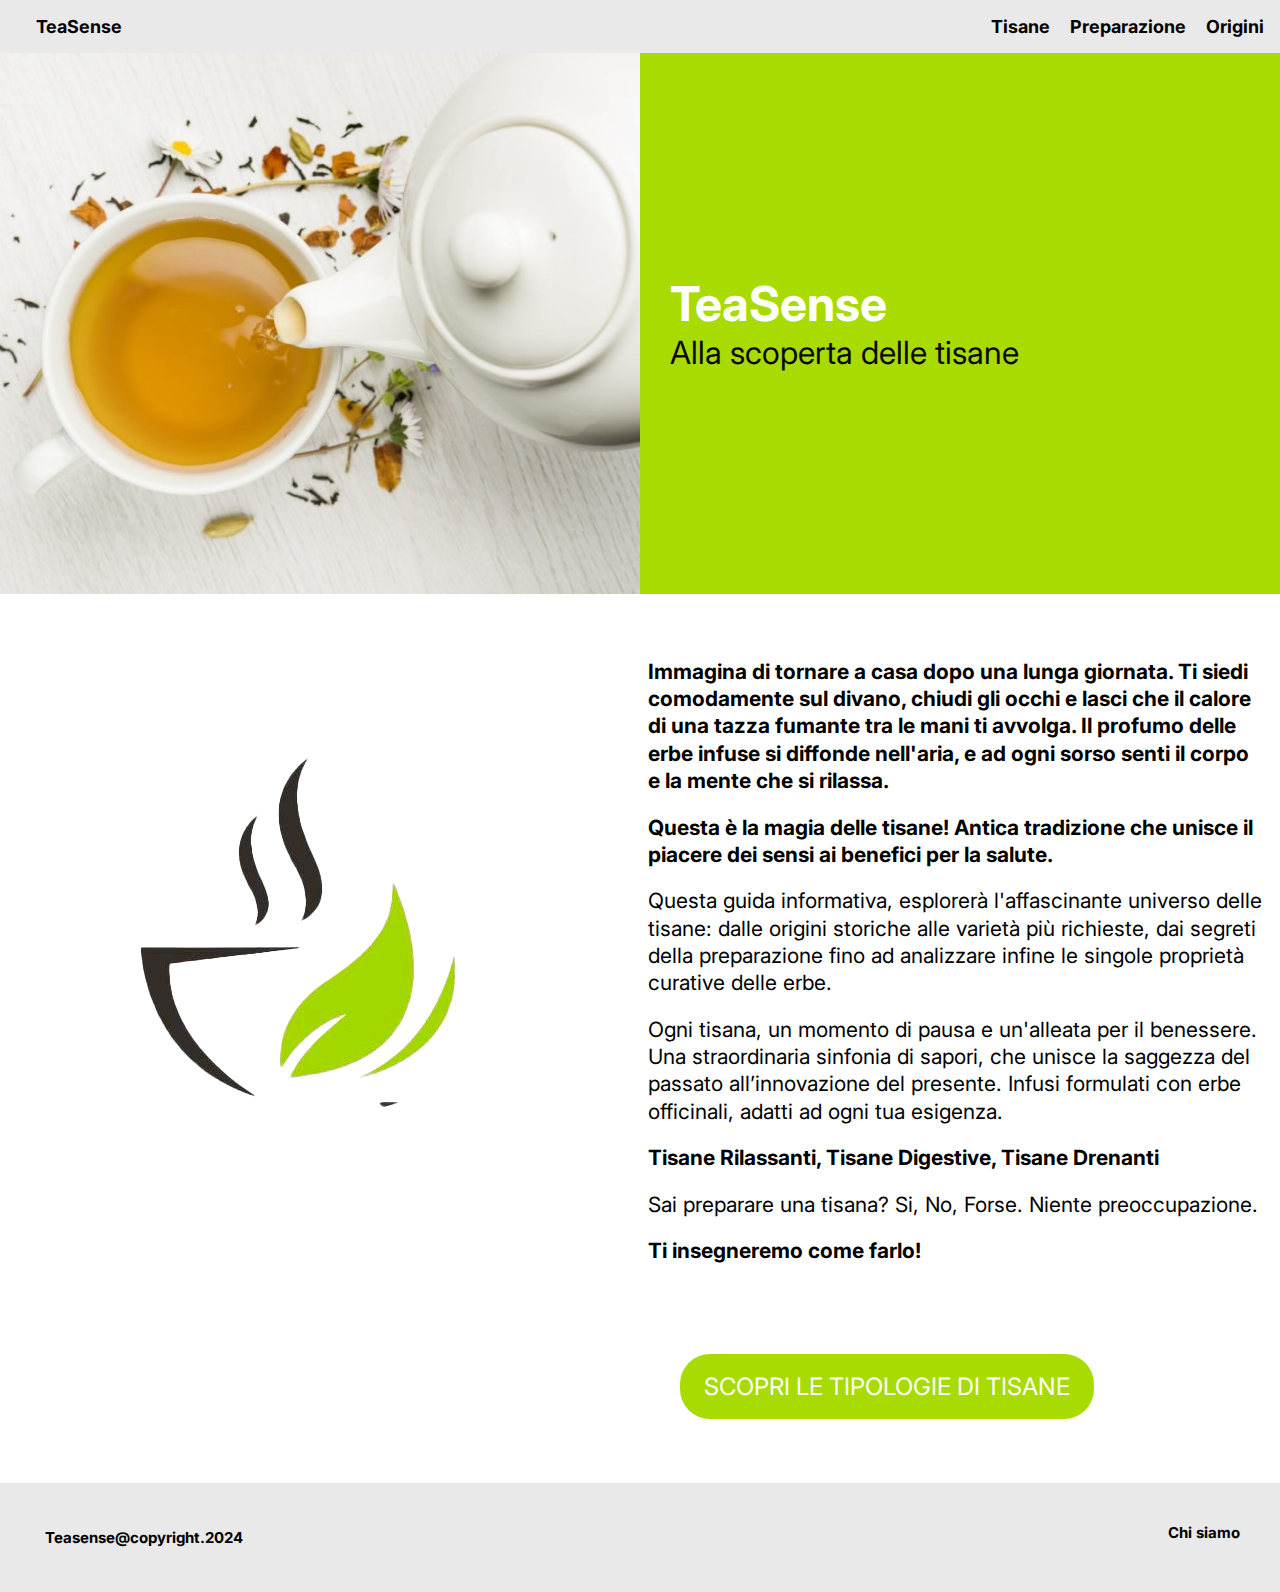
<file: index.html>
<!DOCTYPE html>
<html lang="en">
<head>
    <meta charset="UTF-8">
    <meta name="viewport" content="width=device-width, initial-scale=1.0">
    <title>Teasense</title>
    <link rel="stylesheet" href="css/style.css">
    <link rel="preconnect" href="https://fonts.googleapis.com">
    <link rel="preconnect" href="https://fonts.gstatic.com" crossorigin>
    <link href="https://fonts.googleapis.com/css2?family=Inter:wght@100..900&display=swap" rel="stylesheet">
</head>
<body>
    <header>
        <p><a href="index.html">TeaSense</a></p>
        <div class="contenitore">
        <div class="off-screen-menu">
            <ul>
                <li><a href="tipologieditisane.html">Tisane</a></li>
                <li><a href="preparazione.html">Preparazione</a></li>
                <li><a href="origini.html">Origini</a></li> 
            </ul>
        </div>
        <nav>
            <div class="ham-menu">
              <span></span>
              <span></span>
              <span></span>
            </div>
          </nav>
        </div>
          </div>
          <script src="burgermenu.js"></script>
    </header>
    <main>
        <section class="hero">
            <img src="immagini/Immagine 1.jpg" alt="">
            <div class="green-square">
                <div>
                    <h1>TeaSense</h1>
                    <p>Alla scoperta delle tisane</p>
                </div>
            </div>
        </section>
        <section class="content">  
            <div class="text">
                <img src="immagini/Immagine 2.png" alt="">
                <div>
                    <p><strong>Immagina di tornare a casa dopo una lunga giornata.
                        Ti siedi comodamente sul divano, chiudi gli occhi e lasci che il calore di una tazza fumante tra le mani ti avvolga.
                        Il profumo delle erbe infuse si diffonde nell'aria, e ad ogni sorso senti il corpo e la mente che si rilassa. </strong></p>
                    <p><strong>Questa è la magia delle tisane! Antica tradizione che unisce il piacere dei sensi ai benefici per la salute. </strong></p>
                    <p>Questa guida informativa, esplorerà l'affascinante universo delle tisane: dalle origini storiche alle varietà più richieste, dai segreti della preparazione fino ad analizzare infine le singole proprietà curative delle erbe.</p>
                    <p>Ogni tisana, un momento di pausa e un'alleata per il benessere. Una straordinaria sinfonia di sapori, che unisce la saggezza del passato all’innovazione del presente. Infusi formulati con erbe officinali, adatti ad ogni tua esigenza.</p>
                    <p><strong>Tisane Rilassanti, Tisane Digestive, Tisane Drenanti</strong></p>
                    <p>Sai preparare una tisana? Si, No, Forse. Niente preoccupazione. </p>
                    <p><strong>Ti insegneremo come farlo!</strong></p>
                </div>
            </div>
            <div class="button-container">
                <ul>
                    <a href="tipologieditisane.html" class="button-link">SCOPRI LE TIPOLOGIE DI TISANE</a>
                </ul>
            </div>
            </section>
        </section>
    </main>
    <footer>
        <p>Teasense@copyright.2024</p>
        <nav>
            <ul>
                <li><a href="chisiamo.html">Chi siamo</a></li>
            </ul>
        </nav>
    </footer>
</body>
</html>
</file>
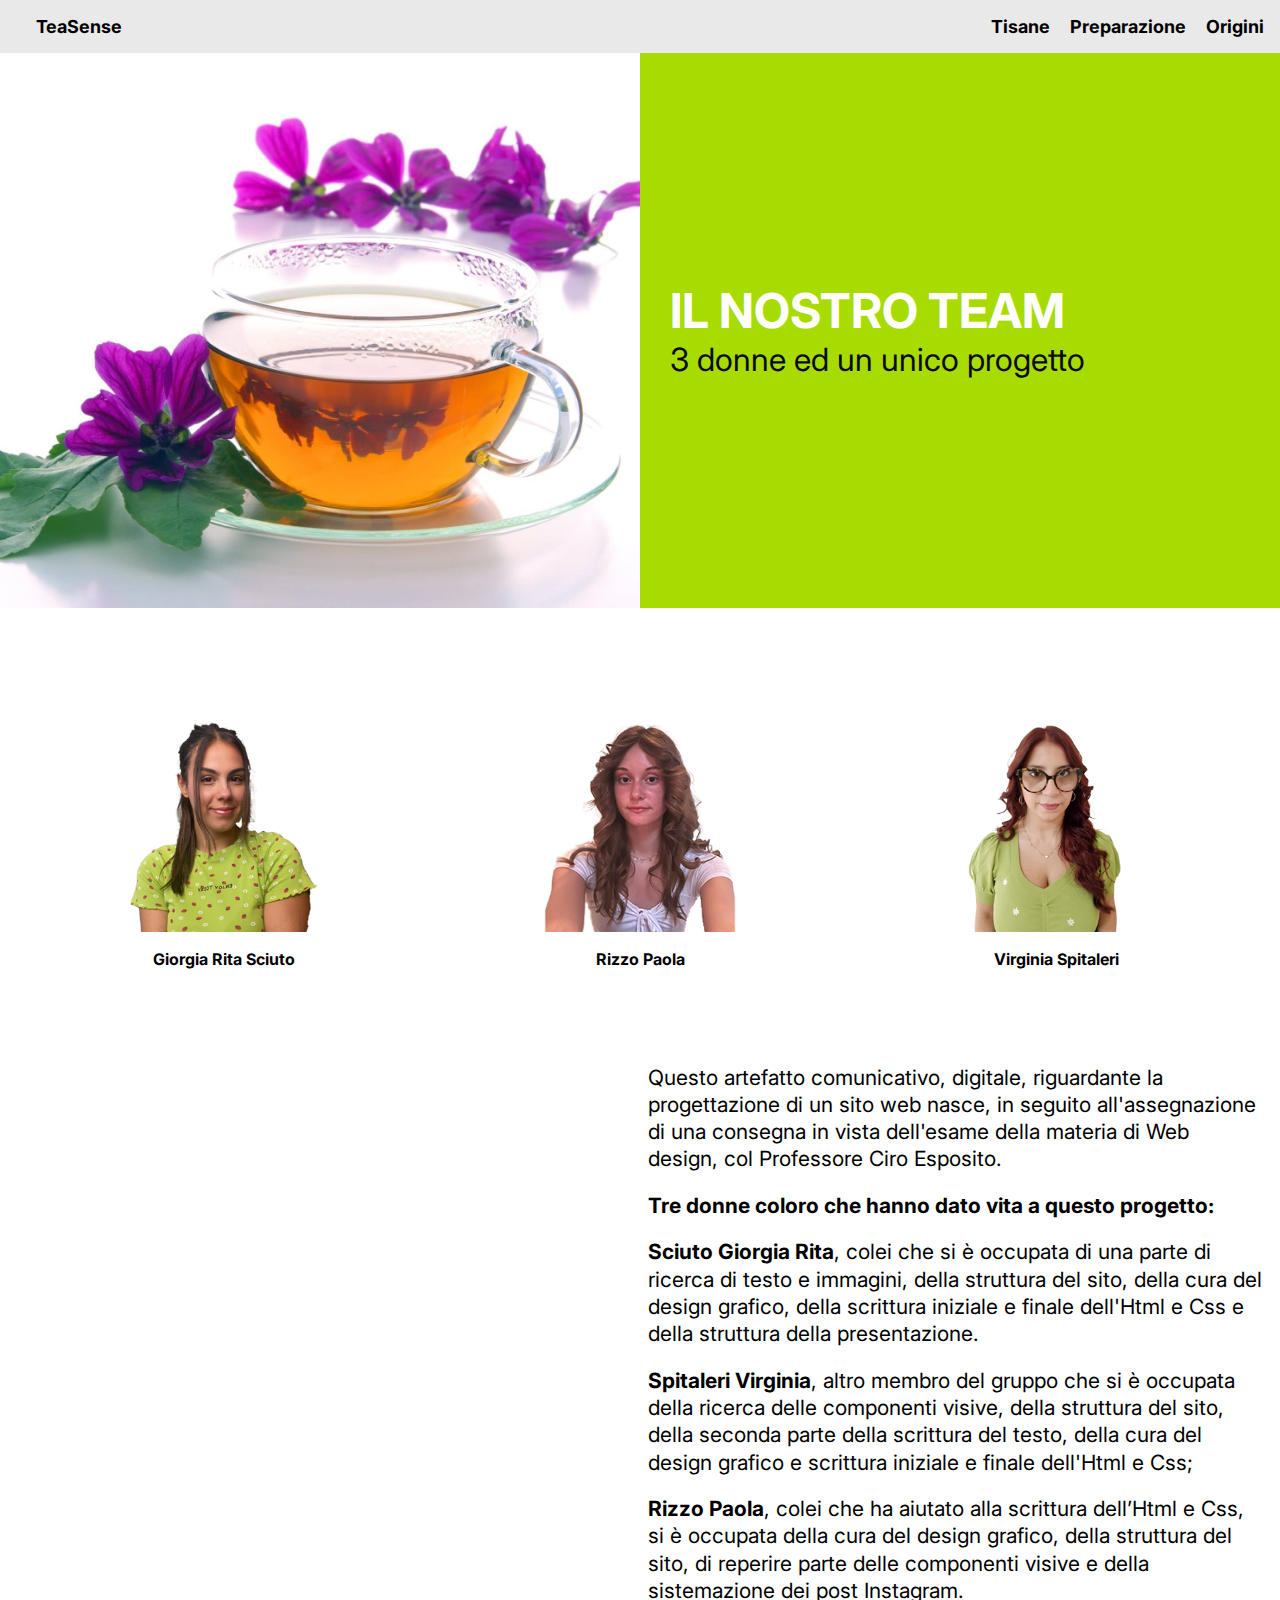
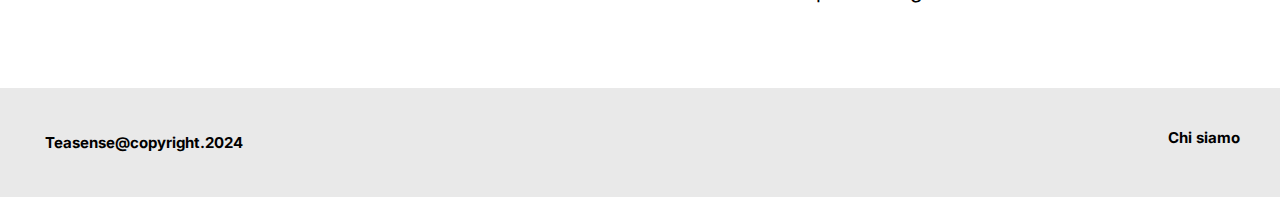
<file: chisiamo.html>
<!DOCTYPE html>
<html lang="en">
<head>
    <meta charset="UTF-8">
    <meta name="viewport" content="width=device-width, initial-scale=1.0">
    <title>Teasense</title>
    <link rel="stylesheet" href="css/style.css">
    <link rel="preconnect" href="https://fonts.googleapis.com">
    <link rel="preconnect" href="https://fonts.gstatic.com" crossorigin>
    <link href="https://fonts.googleapis.com/css2?family=Inter:wght@100..900&display=swap" rel="stylesheet">
</head>
<body>
    <header>
        <p><a href="index.html">TeaSense</a></p>
        <div class="contenitore">
        <div class="off-screen-menu">
            <ul>
                <li><a href="tipologieditisane.html">Tisane</a></li>
                <li><a href="preparazione.html">Preparazione</a></li>
                <li><a href="origini.html">Origini</a></li> 
            </ul>
        </div>
        <nav>
            <div class="ham-menu">
              <span></span>
              <span></span>
              <span></span>
            </div>
          </nav>
        </div>
          </div>
          <script src="burgermenu.js"></script>
    </header>
    <main>
        <section class="hero">
            <img loading="lazy" src="immagini/immagine chi siamo.jpg" alt="">
            <div class="green-square">
                <div>
                    <h1>IL NOSTRO TEAM</h1>
                    <p>3 donne ed un unico progetto</p>
                </div>
            </div>
        </section>
        <section class="content">
            <div class="team">
                <div class="team1">
                    <img loading="lazy" src="immagini/GIORGIA.png" alt="Icona 1">
                    <ul>
                        <li>Giorgia Rita Sciuto</li>
                    </ul>
                </div>
                <div class="team1">
                    <img loading="lazy" src="immagini/PAOLA.png" alt="Icona 2">
                    <ul>
                        <li>Rizzo Paola</li>
                   
                    </ul>
                </div>
                <div class="team1">
                    <img loading="lazy" src="immagini/VIRGINIA.png" alt="Icona 3">
                    <ul>
                        <li>Virginia Spitaleri</li>
                    </ul>
                </div>
            </div>
            <div class="text">
                <div>
                    <p>Questo artefatto comunicativo, digitale, riguardante la progettazione di un sito web nasce, in seguito all'assegnazione di una consegna in vista dell'esame della materia di Web design, col Professore Ciro Esposito.</p>
                    <p><strong>Tre donne coloro che hanno dato vita a questo progetto:</strong></p>
                    <p><strong>Sciuto Giorgia Rita</strong>, colei che si è occupata di una parte di ricerca di testo e immagini, della struttura del sito, della cura del design grafico, della scrittura iniziale e finale dell'Html e Css e della struttura della presentazione.  </p>
                    <p><strong>Spitaleri Virginia</strong>, altro membro del gruppo che si è occupata della ricerca delle componenti visive, della struttura del sito, della seconda parte della scrittura del testo, della cura del design grafico e scrittura iniziale e finale dell'Html e Css;</p>
                    <p><strong>Rizzo Paola</strong>, colei che ha aiutato alla scrittura dell’Html e Css, si è occupata della cura del design grafico, della struttura del sito, di reperire parte delle componenti visive e della sistemazione dei post Instagram. </p>
                </div>
            </div>
            </section>
        </section>
    </main>
    <footer>
        <p>Teasense@copyright.2024</p>
        <nav>
            <ul>
                <li><a href="chisiamo.html">Chi siamo</a></li>
    
            </ul>
        </nav>
    </footer>
    </body>
    </html>
</file>
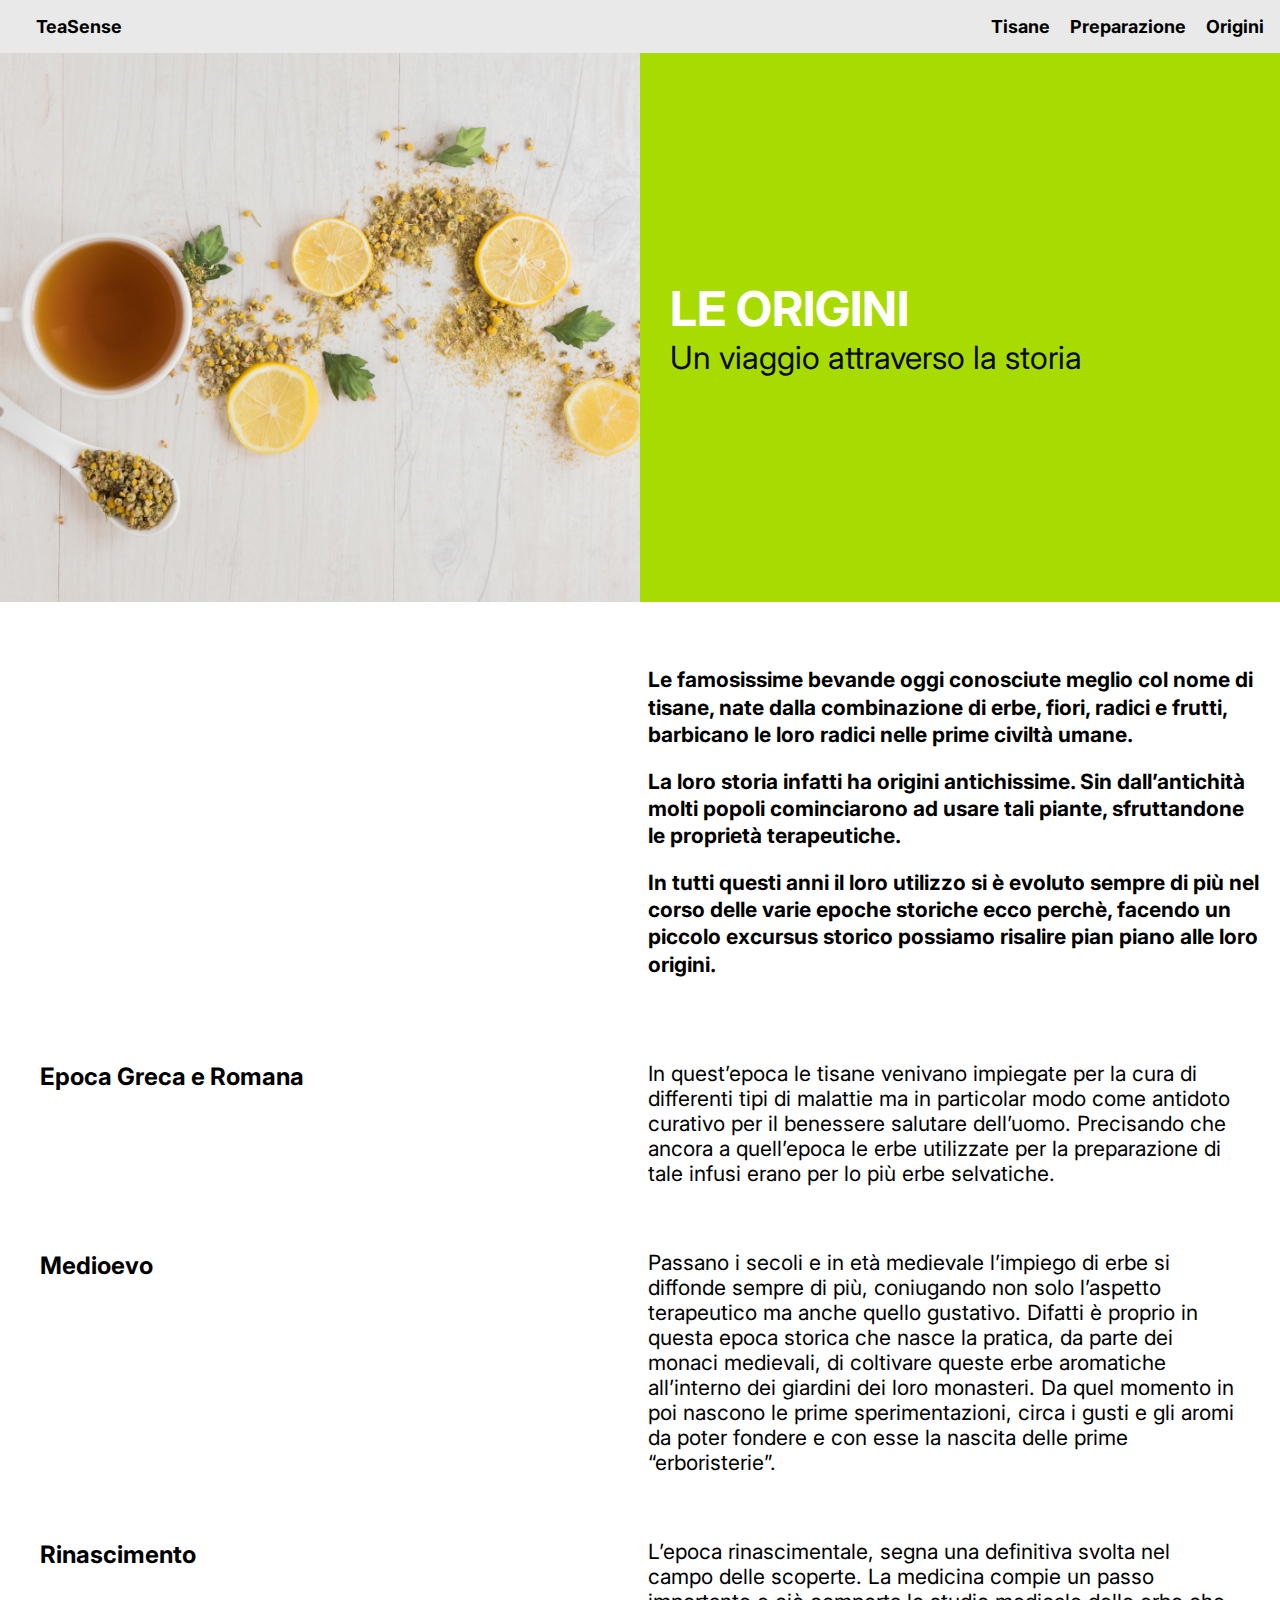
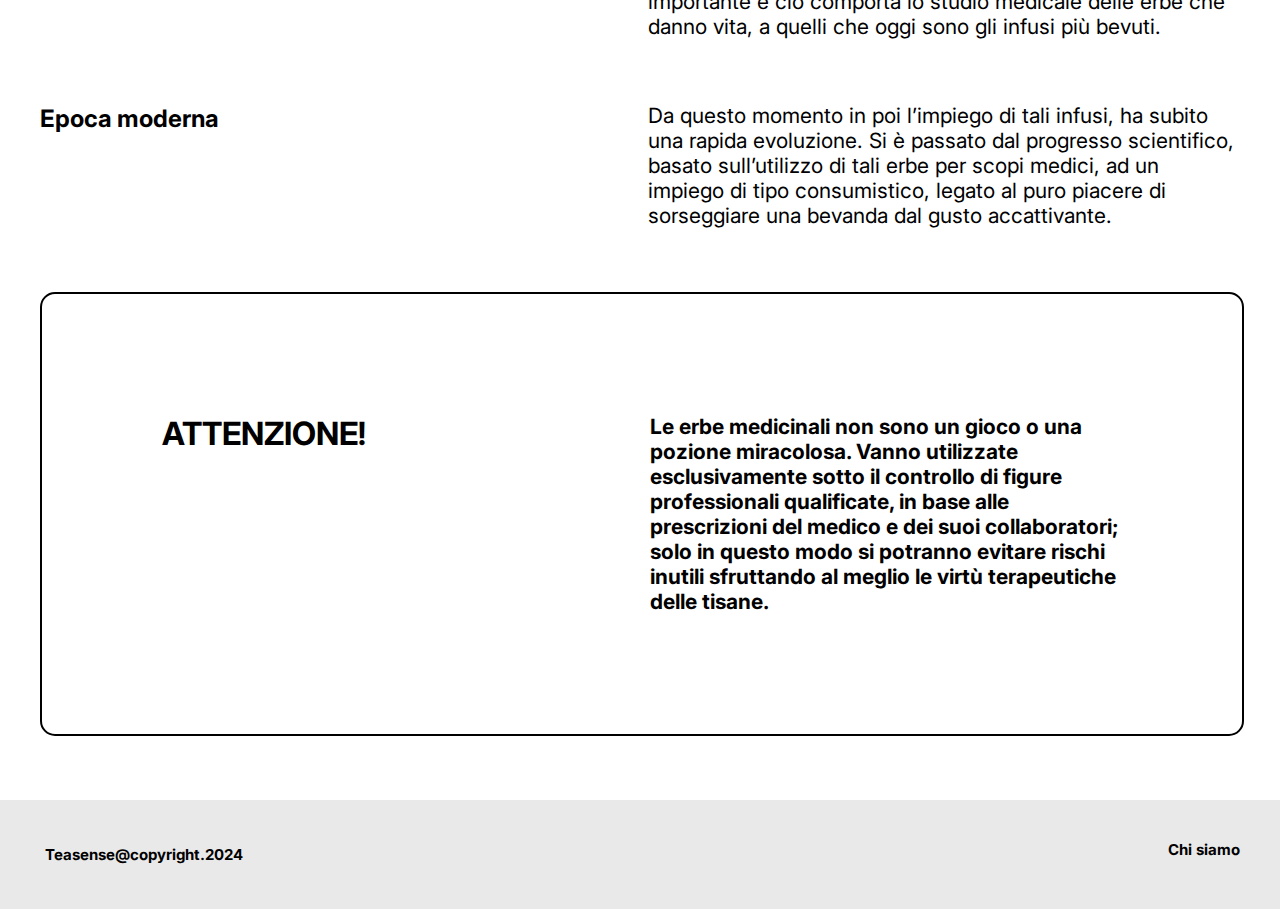
<file: origini.html>
<!DOCTYPE html>
<html lang="en">
<head>
    <meta charset="UTF-8">
    <meta name="viewport" content="width=device-width, initial-scale=1.0">
    <title>Teasense</title>
    <link rel="stylesheet" href="css/style.css">
    <link rel="preconnect" href="https://fonts.googleapis.com">
    <link rel="preconnect" href="https://fonts.gstatic.com" crossorigin>
    <link href="https://fonts.googleapis.com/css2?family=Inter:wght@100..900&display=swap" rel="stylesheet">
</head>
<body>
    <header>
        <p><a href="index.html">TeaSense</a></p>
        <div class="contenitore">
        <div class="off-screen-menu">
            <ul>
                <li><a href="tipologieditisane.html">Tisane</a></li>
                <li><a href="preparazione.html">Preparazione</a></li>
                <li><a href="origini.html">Origini</a></li> 
            </ul>
        </div>
        <nav>
            <div class="ham-menu">
              <span></span>
              <span></span>
              <span></span>
            </div>
          </nav>
        </div>
          </div>
          <script src="burgermenu.js"></script>
    </header>
    <main>
        <section class="hero">
            <img loading="lazy" src="immagini/Immagine 8.jpg" alt="">
            <div class="green-square">
                <div>
                <h1>LE ORIGINI</h1>
                <p>Un viaggio attraverso la storia</p>
            </div>
            </div>
        </section>
        <section class="content">
            <div class="text">
                <div>
                    <p><strong>Le famosissime bevande oggi conosciute meglio col nome di tisane, nate dalla combinazione di erbe, fiori, radici e frutti, barbicano le loro radici nelle prime civiltà umane.</strong></p>
                    <p><strong>La loro storia infatti ha origini antichissime. Sin dall’antichità molti popoli cominciarono ad usare tali piante, sfruttandone le proprietà terapeutiche.</strong></p>
                    <p><strong>In tutti questi anni il loro utilizzo si è evoluto sempre di più nel corso delle varie epoche storiche ecco perchè, facendo un piccolo excursus storico possiamo risalire pian piano alle loro origini.</strong></p>
                </div>
            </div>
            </section>
            <section class="epoche">
                <div>
                    <h3>Epoca Greca e Romana</h3>
                    <p>In quest’epoca le tisane venivano impiegate per la cura di differenti tipi di malattie ma in particolar modo come antidoto curativo per il benessere salutare dell’uomo.
                        Precisando che ancora a quell’epoca le erbe utilizzate per la preparazione di tale infusi erano per lo più erbe selvatiche.</p>
                </div>
                <div>
                    <h3>Medioevo</h3>
                    <p>Passano i secoli e in età medievale l’impiego di erbe si diffonde sempre di più, coniugando non solo l’aspetto terapeutico ma anche quello gustativo.
                        Difatti è  proprio in questa epoca storica che nasce la pratica, da parte dei monaci medievali, di coltivare queste erbe aromatiche all’interno dei giardini dei loro monasteri.
                        Da quel momento in poi nascono le prime sperimentazioni, circa i gusti e gli aromi da poter fondere e con esse la nascita delle prime “erboristerie”. </p>
                </div>
                <div>
                    <h3>Rinascimento</h3>
                    <p>L’epoca rinascimentale, segna una definitiva svolta nel campo delle scoperte.
                        La medicina compie un passo importante e ciò comporta lo studio medicale delle erbe che danno vita, a quelli che oggi sono gli infusi più bevuti.</p>
                </div>
                <div>
                    <h3>Epoca moderna</h3>
                    <p>Da questo momento in poi l’impiego di tali infusi, ha subito una rapida evoluzione.
                        Si è passato dal progresso scientifico, basato sull’utilizzo di tali erbe per scopi medici, ad un impiego di tipo consumistico, legato al puro piacere di sorseggiare una bevanda dal gusto accattivante.</p>
                </div>
                <div class="avviso">
                    <h5>ATTENZIONE!</h5>
                    <p><strong>Le erbe medicinali non sono un gioco o una pozione miracolosa. Vanno utilizzate esclusivamente sotto il controllo di figure professionali qualificate, in base alle prescrizioni del medico e dei suoi collaboratori; solo in questo modo si potranno evitare rischi inutili sfruttando al meglio le virtù terapeutiche delle tisane.</strong></p>
                </div>
        </section>
    </main>
    <footer>
        <p>Teasense@copyright.2024</p>
        <nav>
            <ul>
                <li><a href="chisiamo.html">Chi siamo</a></li>
                
            </ul>
        </nav>
    </footer>
    </body>
    </html>
</file>
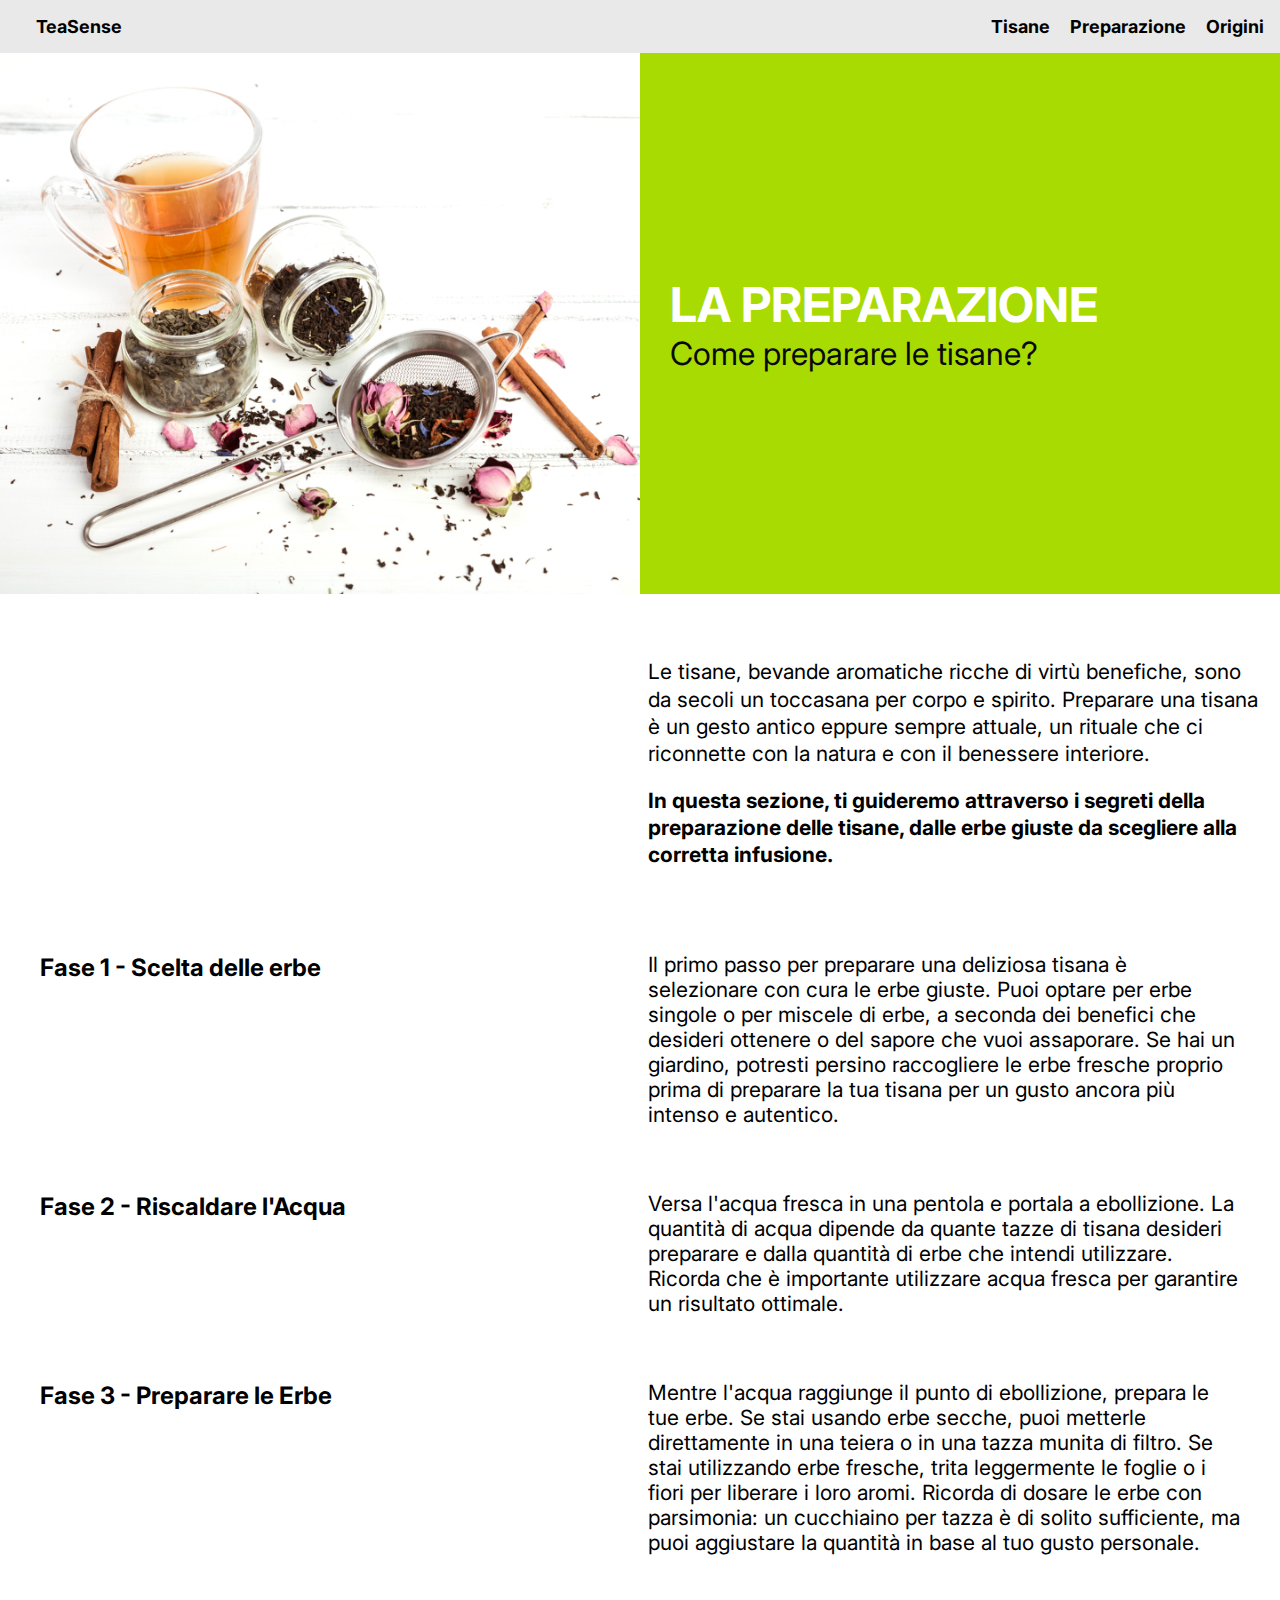
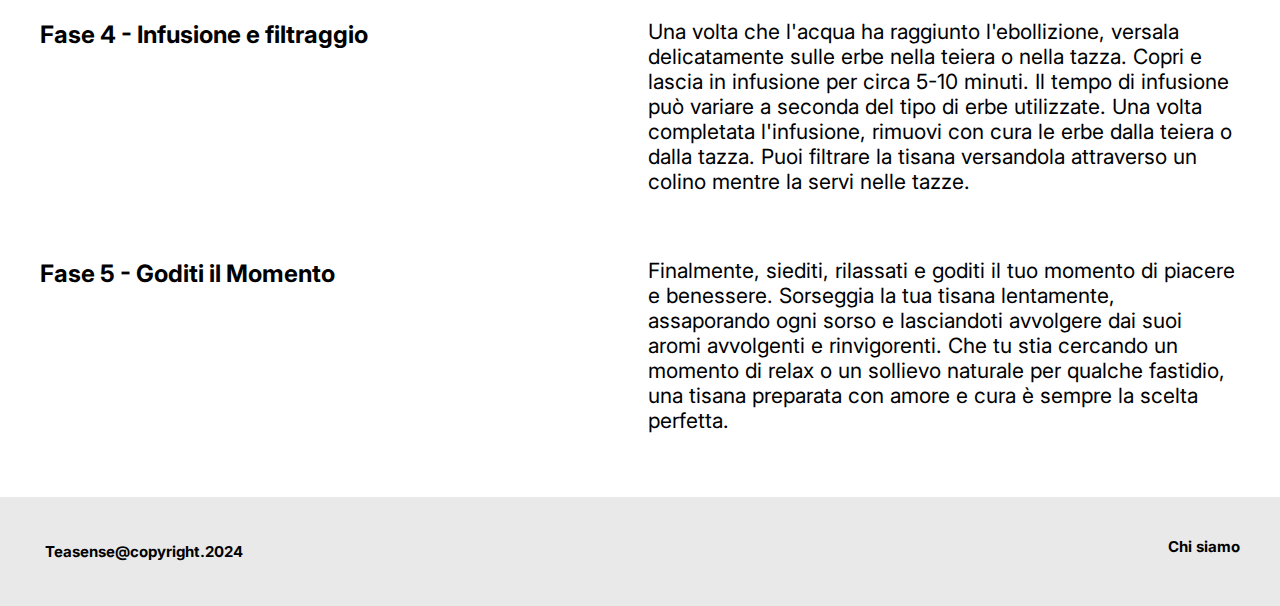
<file: preparazione.html>
<!DOCTYPE html>
<html lang="en">
<head>
    <meta charset="UTF-8">
    <meta name="viewport" content="width=device-width, initial-scale=1.0">
    <title>Teasense</title>
    <link rel="stylesheet" href="css/style.css">
    <link rel="preconnect" href="https://fonts.googleapis.com">
    <link rel="preconnect" href="https://fonts.gstatic.com" crossorigin>
    <link href="https://fonts.googleapis.com/css2?family=Inter:wght@100..900&display=swap" rel="stylesheet">
</head>
<body>
    <header>
        <p><a href="index.html">TeaSense</a></p>
        <div class="contenitore">
        <div class="off-screen-menu">
            <ul>
                <li><a href="tipologieditisane.html">Tisane</a></li>
                <li><a href="preparazione.html">Preparazione</a></li>
                <li><a href="origini.html">Origini</a></li> 
            </ul>
        </div>
        <nav>
            <div class="ham-menu">
              <span></span>
              <span></span>
              <span></span>
            </div>
          </nav>
        </div>
          </div>
          <script src="burgermenu.js"></script>
    </header>
    <main>
        <section class="hero">
            <img loading="lazy" src="immagini/Immagine 7.jpg" alt="">
            <div class="green-square">
                <div>
                <h1>LA PREPARAZIONE</h1>
                <p>Come preparare le tisane?</p>
            </div>
            </div>
        </section>
        <section class="content">
            <div class="text">
                <div>
                    <p>Le tisane, bevande aromatiche ricche di virtù benefiche, sono da secoli un toccasana per corpo e spirito. Preparare una tisana è un gesto antico eppure sempre attuale, un rituale che ci riconnette con la natura e con il benessere interiore.</p>

                    <p><strong>In questa sezione, ti guideremo attraverso i segreti della preparazione delle tisane, dalle erbe giuste da scegliere alla corretta infusione.</strong></p>
                </div>
            </div>
            </section>
            <section class="fasi">
                <div>
                    <h3>Fase 1 - Scelta delle erbe</h3>
                    <p>Il primo passo per preparare una deliziosa tisana è selezionare con cura le erbe giuste. Puoi optare per erbe singole o per miscele di erbe, a seconda dei benefici che desideri ottenere o del sapore che vuoi assaporare. Se hai un giardino, potresti persino raccogliere le erbe fresche proprio prima di preparare la tua tisana per un gusto ancora più intenso e autentico.</p>
                </div>
                <div>
                    <h3>Fase 2 - Riscaldare l'Acqua</h3>
                    <p>Versa l'acqua fresca in una pentola e portala a ebollizione. La quantità di acqua dipende da quante tazze di tisana desideri preparare e dalla quantità di erbe che intendi utilizzare. Ricorda che è importante utilizzare acqua fresca per garantire un risultato ottimale.</p>
                </div>
                <div>
                    <h3>Fase 3 - Preparare le Erbe</h3>
                    <p>Mentre l'acqua raggiunge il punto di ebollizione, prepara le tue erbe. Se stai usando erbe secche, puoi metterle direttamente in una teiera o in una tazza munita di filtro. Se stai utilizzando erbe fresche, trita leggermente le foglie o i fiori per liberare i loro aromi. Ricorda di dosare le erbe con parsimonia: un cucchiaino per tazza è di solito sufficiente, ma puoi aggiustare la quantità in base al tuo gusto personale.</p>
                </div>
                <div>
                    <h3>Fase 4 - Infusione e filtraggio</h3>
                    <p>Una volta che l'acqua ha raggiunto l'ebollizione, versala delicatamente sulle erbe nella teiera o nella tazza. Copri e lascia in infusione per circa 5-10 minuti. Il tempo di infusione può variare a seconda del tipo di erbe utilizzate. Una volta completata l'infusione, rimuovi con cura le erbe dalla teiera o dalla tazza. Puoi filtrare la tisana versandola attraverso un colino mentre la servi nelle tazze.</p>
                </div>
                <div>
                    <h3>Fase 5 - Goditi il Momento</h3>
                    <p>Finalmente, siediti, rilassati e goditi il tuo momento di piacere e benessere. Sorseggia la tua tisana lentamente, assaporando ogni sorso e lasciandoti avvolgere dai suoi aromi avvolgenti e rinvigorenti. Che tu stia cercando un momento di relax o un sollievo naturale per qualche fastidio, una tisana preparata con amore e cura è sempre la scelta perfetta.</p>
                </div>  
        </section>
    </main>
    <footer>
        <p>Teasense@copyright.2024</p>
        <nav>
            <ul>
                <li><a href="chisiamo.html">Chi siamo</a></li>
                
            </ul>
        </nav>
    </footer>
    </body>
    </html>
</file>
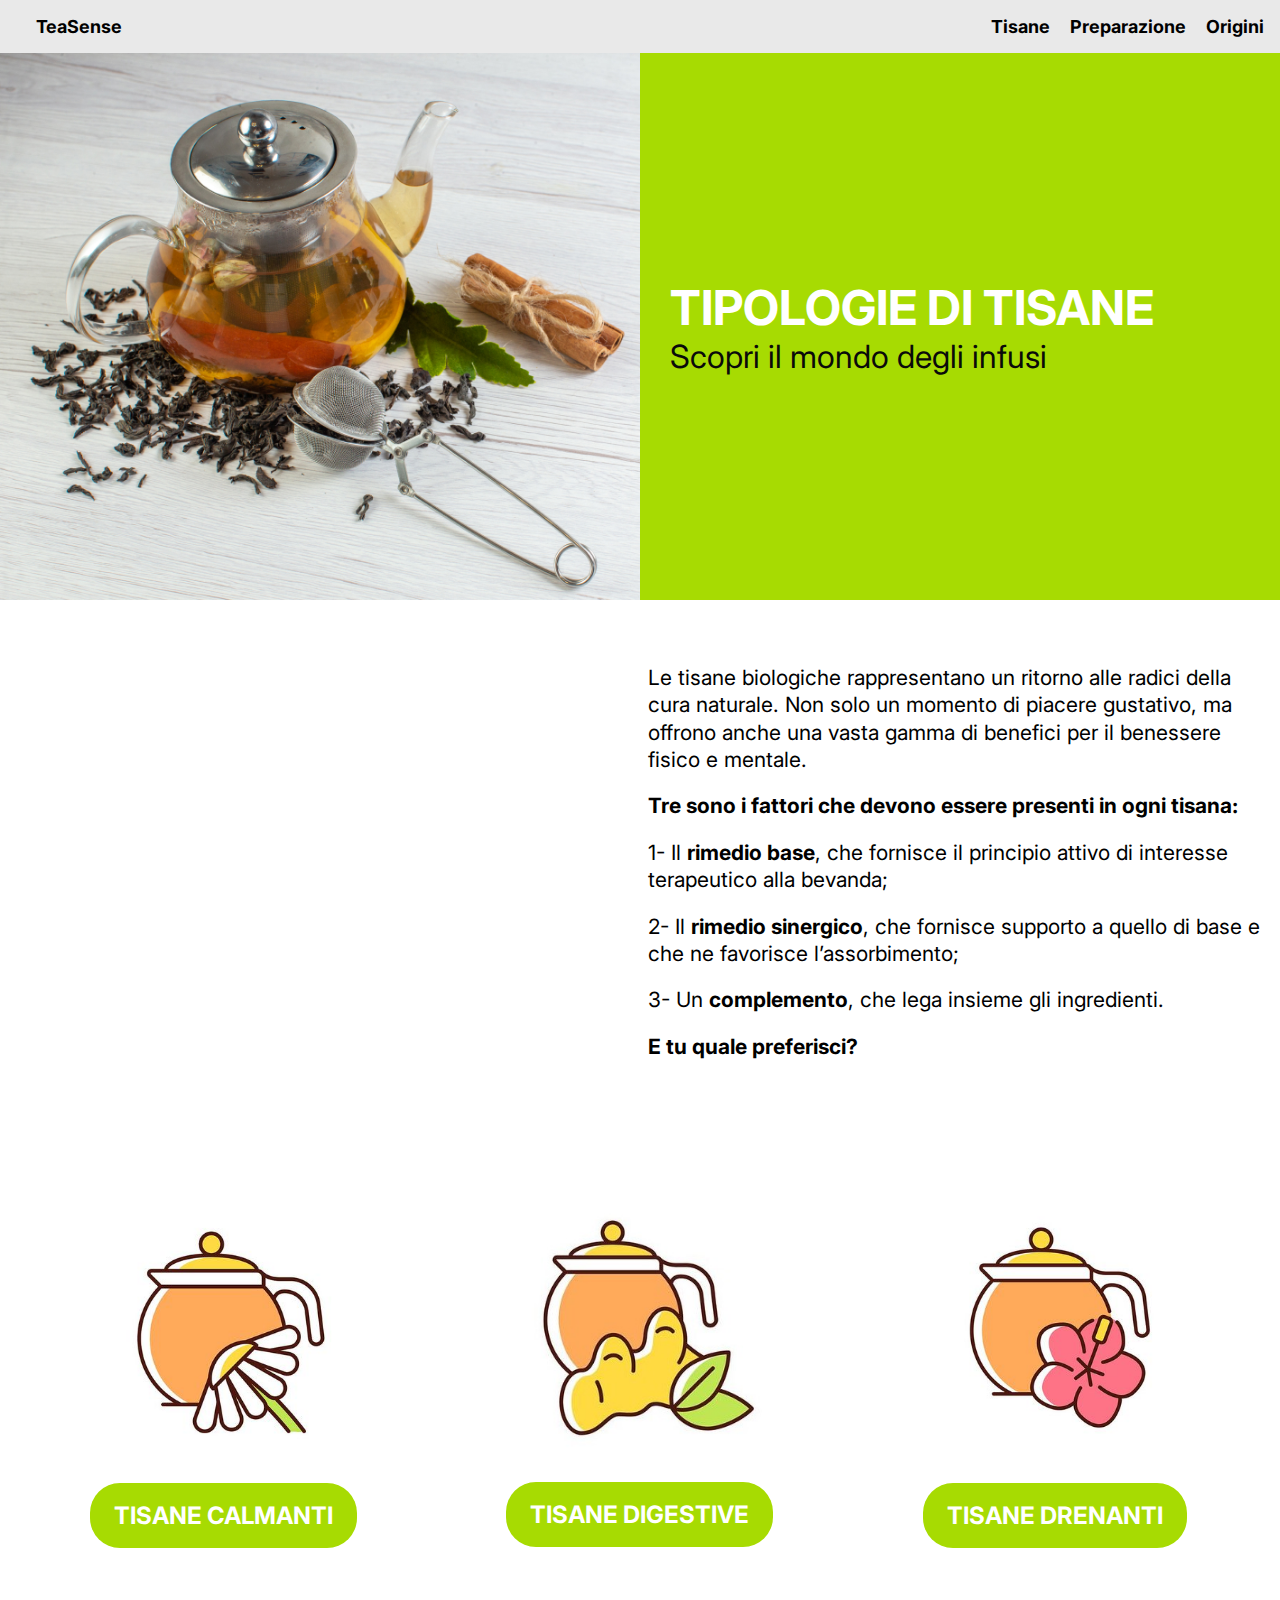
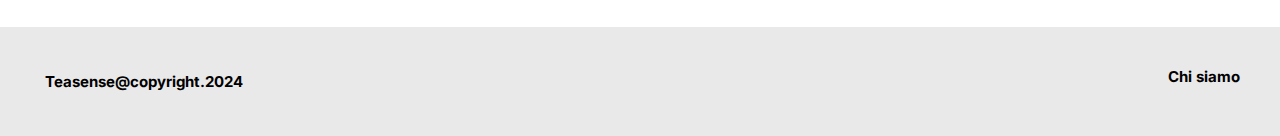
<file: tipologieditisane.html>
<!DOCTYPE html>
<html lang="en">
<head>
    <meta charset="UTF-8">
    <meta name="viewport" content="width=device-width, initial-scale=1.0">
    <title>Teasense</title>
    <link rel="stylesheet" href="css/style.css">
    <link rel="preconnect" href="https://fonts.googleapis.com">
    <link rel="preconnect" href="https://fonts.gstatic.com" crossorigin>
    <link href="https://fonts.googleapis.com/css2?family=Inter:wght@100..900&display=swap" rel="stylesheet">
</head>
<body>
    <header>
        <p><a href="index.html">TeaSense</a></p>
        <div class="contenitore">
        <div class="off-screen-menu">
            <ul>
                <li><a href="tipologieditisane.html">Tisane</a></li>
                <li><a href="preparazione.html">Preparazione</a></li>
                <li><a href="origini.html">Origini</a></li> 
            </ul>
        </div>
        <nav>
            <div class="ham-menu">
              <span></span>
              <span></span>
              <span></span>
            </div>
          </nav>
        </div>
          </div>
          <script src="burgermenu.js"></script>
    </header>
    <main>
        <section class="hero">
            <a href="tipologieditisane.html">
                <img loading="lazy" src="immagini/Immagine 3.jpg" alt="">
            </a>
            <div class="green-square">
                <div>
                    <h1>TIPOLOGIE DI TISANE</h1>
                    <p>Scopri il mondo degli infusi</p>
                </div>
            </div>
        </section>
        <section class="content">
            <div class="text">
                <div>
                    <p>Le tisane biologiche rappresentano un ritorno alle radici della cura naturale. 
                        Non solo un momento di piacere gustativo, ma offrono anche una vasta gamma di benefici per il benessere fisico e mentale.</p>
                    <p><strong>Tre sono i fattori che devono essere presenti in ogni tisana:</strong></p>
                    <p>1- Il <strong>rimedio base</strong>, che fornisce il principio attivo di interesse terapeutico alla bevanda;</p>
                    <p>2- Il <strong>rimedio sinergico</strong>, che fornisce supporto a quello di base e che ne favorisce l’assorbimento;</p>
                    <p>3- Un <strong>complemento</strong>, che lega insieme gli ingredienti.</p>
                    <p><strong>E tu quale preferisci?</strong></p>
                </div>
            </div>
            <div class="tipologie">
                <div class="tipologia">
                    <a href="tisanecalmanti.html">
                        <img loading="lazy" src="immagini/Icona 1.jpg" alt="Icona 1">
                    </a>
                    <ul>
                        <a href="tisanecalmanti.html" class="button">TISANE CALMANTI</a>
                    </ul>
                </div>
                <div class="tipologia">
                    <a href="tisanedigestive.html">
                        <img loading="lazy" src="immagini/Icona 2.jpg" alt="Icona 3">
                    </a>
                    <ul>
                        <a href="tisanedigestive.html" class="button">TISANE DIGESTIVE</a>
                    </ul>
                </div>
                <div class="tipologia">
                    <a href="tisanedrenanti.html">
                        <img loading="lazy" src="immagini/Icona 3.jpg" alt="Icona 2">
                    </a>
                    <ul>
                        <a href="tisanedrenanti.html" class="button">TISANE DRENANTI</a>
                    </ul>
                </div>
            </div>
        </section>
    </main>
    <footer>
        <p>Teasense@copyright.2024</p>
        <nav>
            <ul>
                <li><a href="chisiamo.html">Chi siamo</a></li>
                
            </ul>
        </nav>
    </footer>
</body>
</html>
</file>
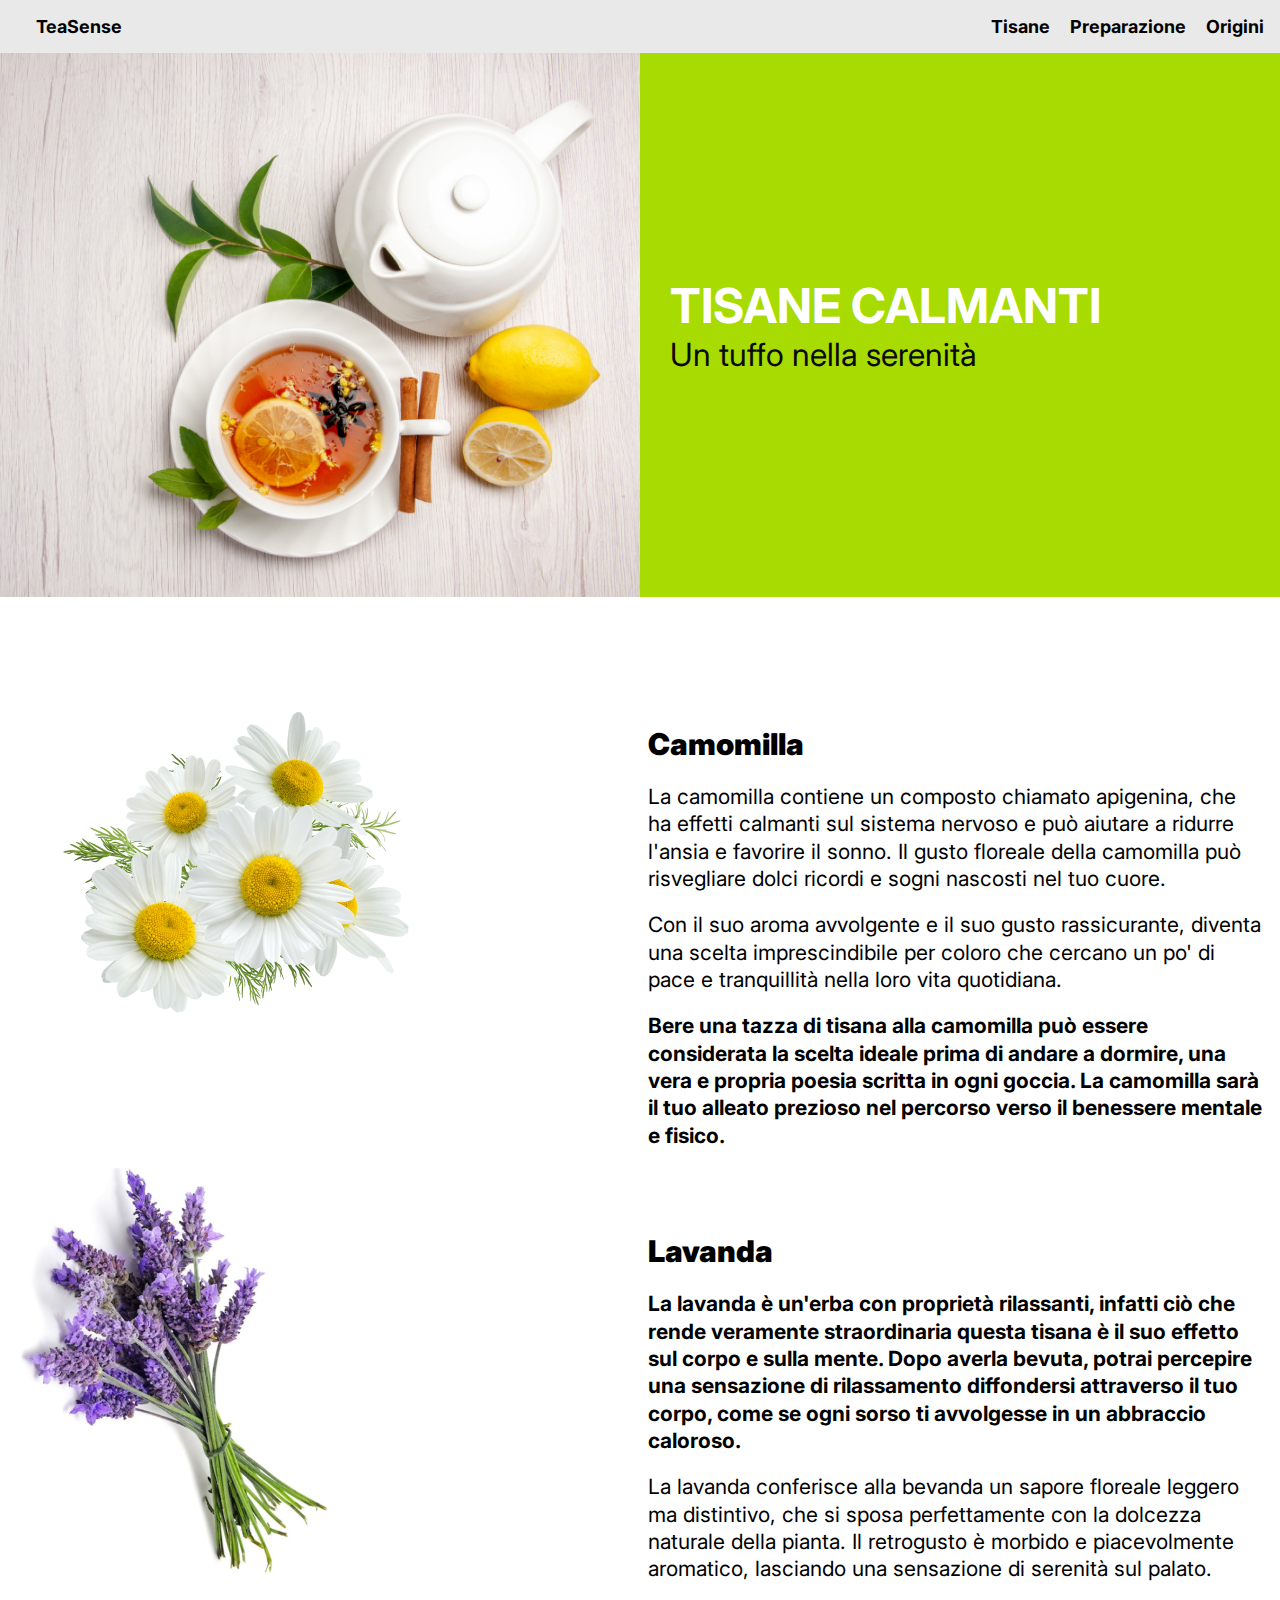
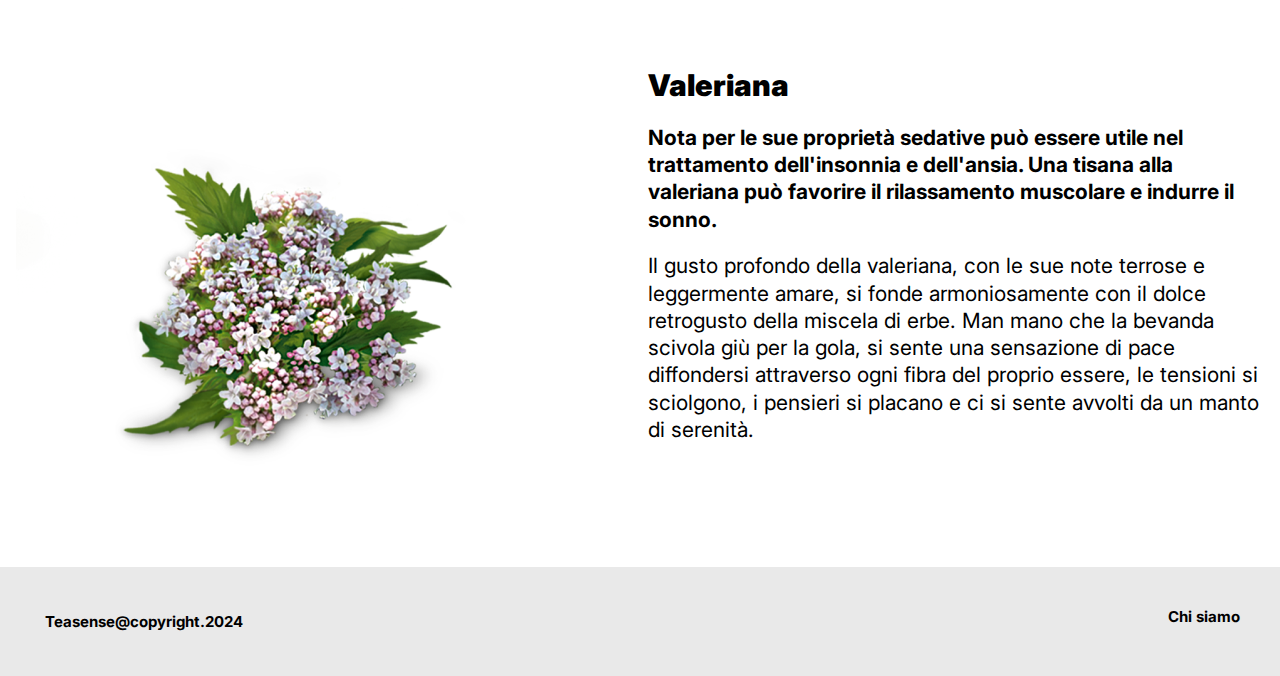
<file: tisanecalmanti.html>
<!DOCTYPE html>
<html lang="en">
<head>
    <meta charset="UTF-8">
    <meta name="viewport" content="width=device-width, initial-scale=1.0">
    <title>Teasense</title>
    <link rel="stylesheet" href="css/style.css">
    <link rel="preconnect" href="https://fonts.googleapis.com">
    <link rel="preconnect" href="https://fonts.gstatic.com" crossorigin>
    <link href="https://fonts.googleapis.com/css2?family=Inter:wght@100..900&display=swap" rel="stylesheet">
</head>
<body>
    <header>
        <p><a href="index.html">TeaSense</a></p>
        <div class="contenitore">
        <div class="off-screen-menu">
            <ul>
                <li><a href="tipologieditisane.html">Tisane</a></li>
                <li><a href="preparazione.html">Preparazione</a></li>
                <li><a href="origini.html">Origini</a></li> 
            </ul>
        </div>
        <nav>
            <div class="ham-menu">
              <span></span>
              <span></span>
              <span></span>
            </div>
          </nav>
        </div>
          </div>
          <script src="burgermenu.js"></script>
    </header>
    <main>
        <section class="hero">
            <img loading="lazy" src="immagini/Immagine 4.jpg" alt="Immagine di erbe per tisane">
            <div class="green-square">
                <div>
                    <h1>TISANE CALMANTI</h1>
                    <p>Un tuffo nella serenità</p>
                </div>
            </div>
        </section>
        <section class="content">
            <div class="text">
                <img loading="lazy" src="immagini/Immagine 1° gruppo camomilla.png" alt="Immagine di camomilla">
                <div>
                    <h4><strong>Camomilla</strong></h4>
                    <p>La camomilla contiene un composto chiamato apigenina, che ha effetti calmanti sul sistema nervoso e può aiutare a ridurre l'ansia e favorire il sonno. Il gusto floreale della camomilla può risvegliare dolci ricordi e sogni nascosti nel tuo cuore.</p>
                    <p>Con il suo aroma avvolgente e il suo gusto rassicurante, diventa una scelta imprescindibile per coloro che cercano un po' di pace e tranquillità nella loro vita quotidiana.</p>
                    <p><strong>Bere una tazza di tisana alla camomilla può essere considerata la scelta ideale prima di andare a dormire, una vera e propria poesia scritta in ogni goccia. La camomilla sarà il tuo alleato prezioso nel percorso verso il benessere mentale e fisico.</strong></p>
                </div>
            </div>
            <div class="text">
                <img loading="lazy" src="immagini/Immagine 1° gruppo lavanda.png" alt="Immagine di lavanda">
                <div>
                    <h4><strong>Lavanda</strong></h4>
                    <p><strong>La lavanda è un'erba con proprietà rilassanti, infatti ciò che rende veramente straordinaria questa tisana è il suo effetto sul corpo e sulla mente. Dopo averla bevuta, potrai percepire una sensazione di rilassamento diffondersi attraverso il tuo corpo, come se ogni sorso ti avvolgesse in un abbraccio caloroso.</strong></p>
                    <p>La lavanda conferisce alla bevanda un sapore floreale leggero ma distintivo, che si sposa perfettamente con la dolcezza naturale della pianta. Il retrogusto è morbido e piacevolmente aromatico, lasciando una sensazione di serenità sul palato.</p>
                </div>
            </div>
            <div class="text">
                <img loading="lazy" src="immagini/Immagine 1° gruppo valeriana.png" alt="Immagine di valeriana">
                <div>
                    <h4><strong>Valeriana</strong></h4>
                    <p><strong>Nota per le sue proprietà sedative può essere utile nel trattamento dell'insonnia e dell'ansia. Una tisana alla valeriana può favorire il rilassamento muscolare e indurre il sonno.</strong></p>
                    <p>Il gusto profondo della valeriana, con le sue note terrose e leggermente amare, si fonde armoniosamente con il dolce retrogusto della miscela di erbe. Man mano che la bevanda scivola giù per la gola, si sente una sensazione di pace diffondersi attraverso ogni fibra del proprio essere, le tensioni si sciolgono, i pensieri si placano e ci si sente avvolti da un manto di serenità.</p>
                </div>
            </div>
        </section>
    </main>
    <footer>
        <p>Teasense@copyright.2024</p>
        <nav>
            <ul>
                <li><a href="chisiamo.html">Chi siamo</a></li>
            
            </ul>
        </nav>
    </footer>
</body>
</html>
</file>
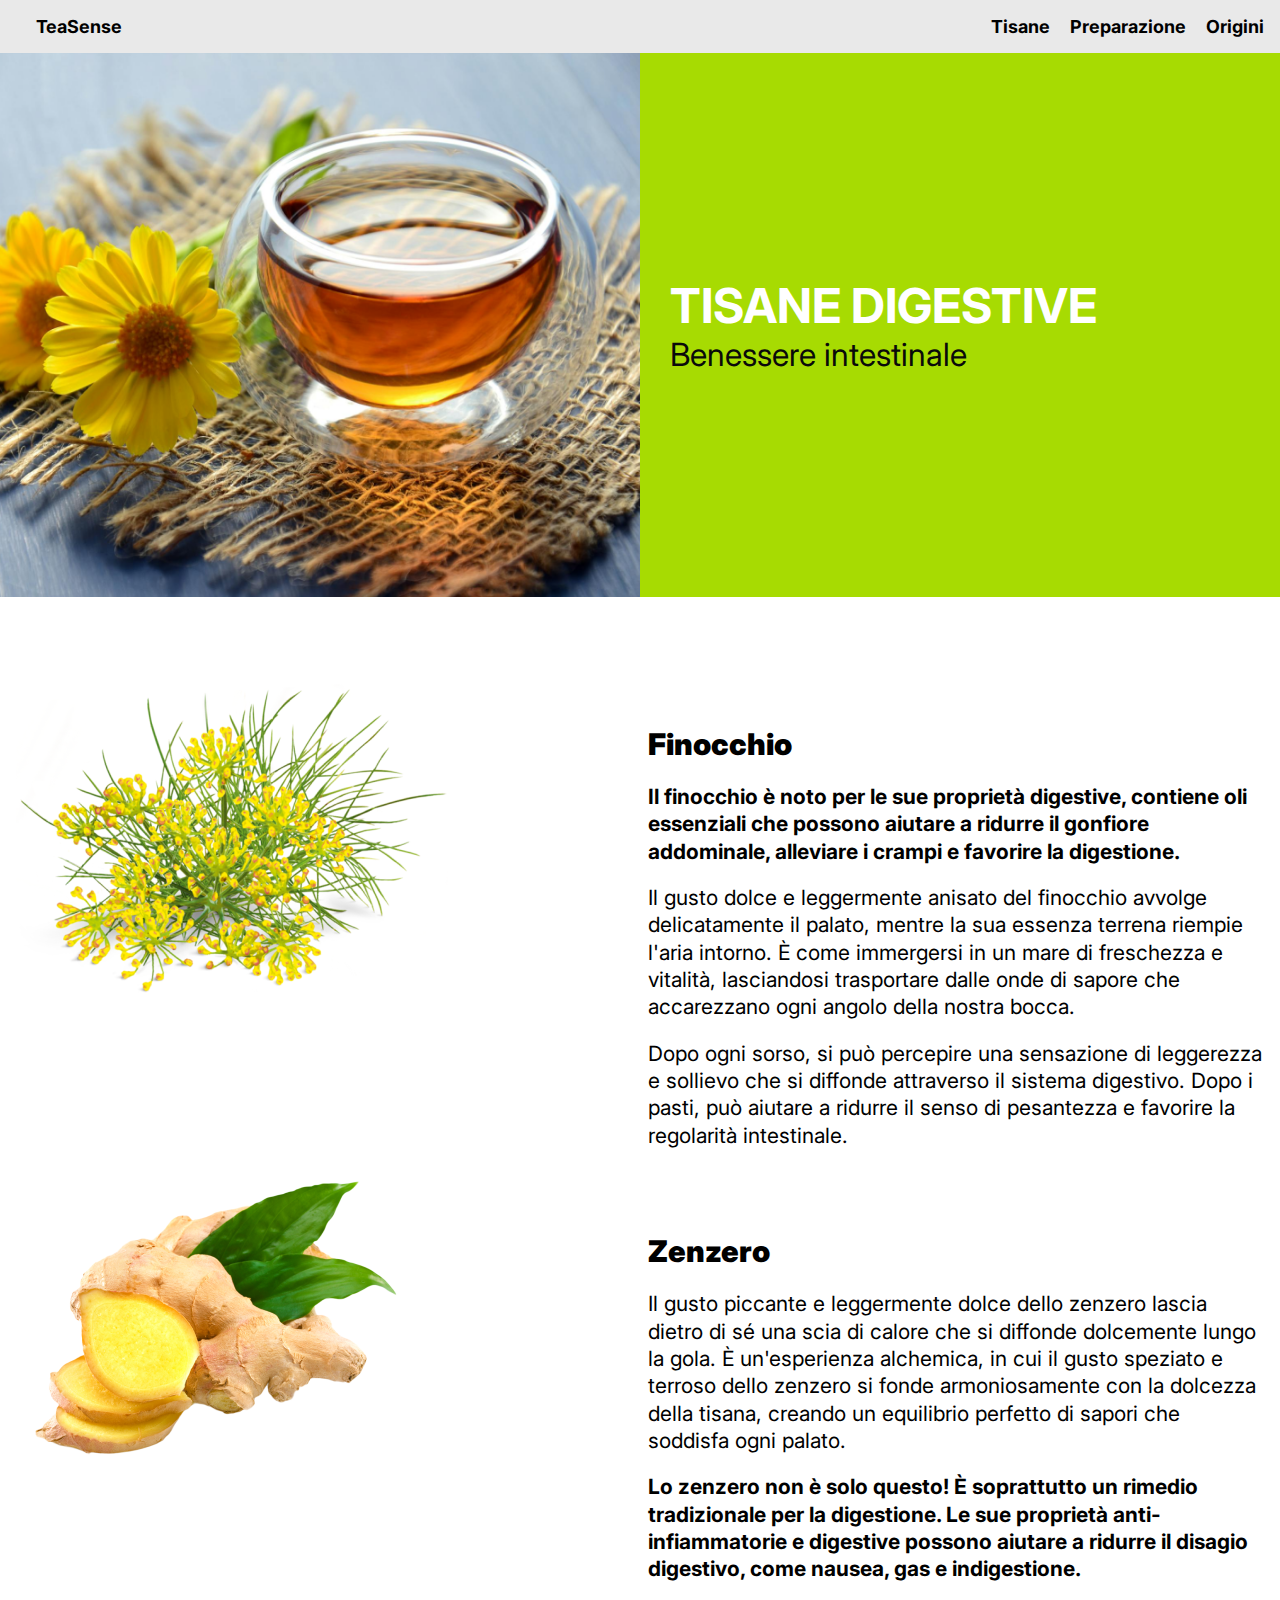
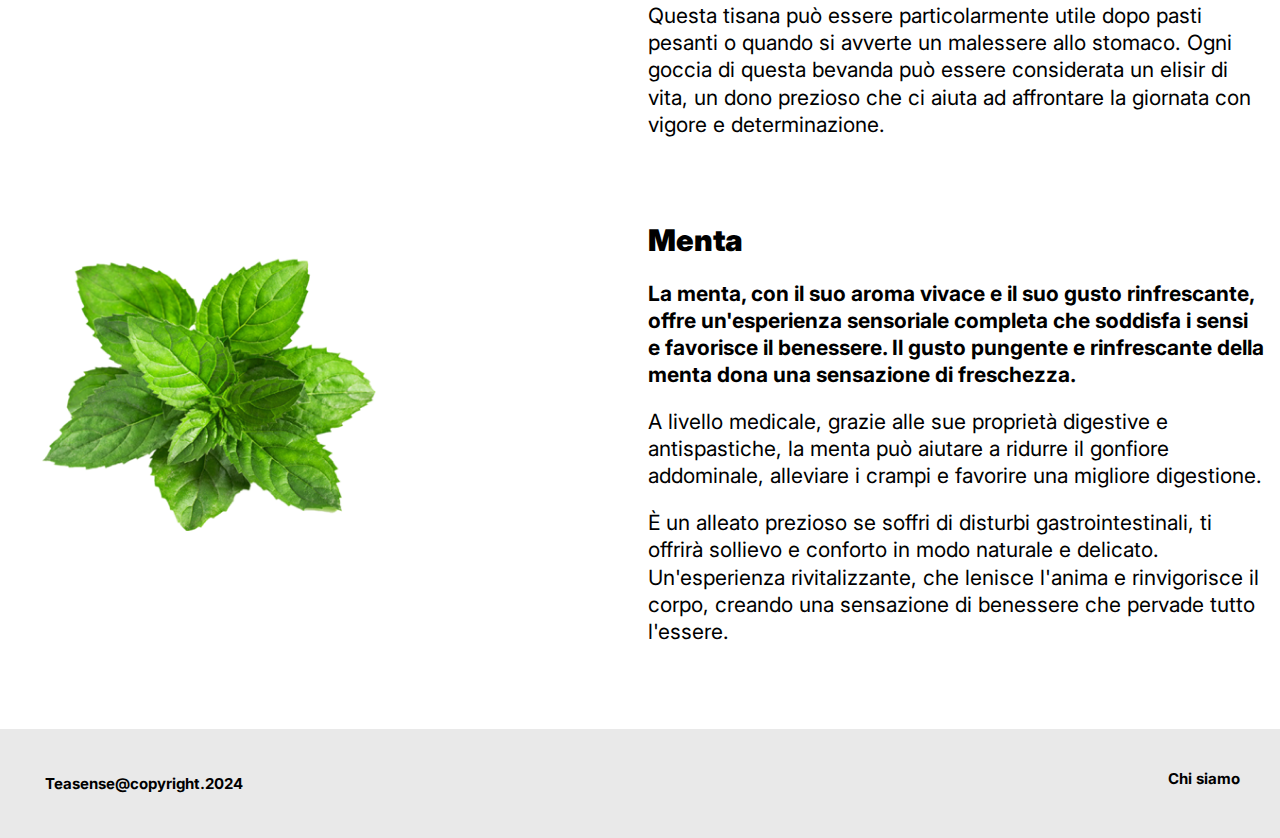
<file: tisanedigestive.html>
<!DOCTYPE html>
<html lang="en">
<head>
    <meta charset="UTF-8">
    <meta name="viewport" content="width=device-width, initial-scale=1.0">
    <title>Teasense</title>
    <link rel="stylesheet" href="css/style.css">
    <link rel="preconnect" href="https://fonts.googleapis.com">
    <link rel="preconnect" href="https://fonts.gstatic.com" crossorigin>
    <link href="https://fonts.googleapis.com/css2?family=Inter:wght@100..900&display=swap" rel="stylesheet">
</head>
<body>
    <header>
        <p><a href="index.html">TeaSense</a></p>
        <div class="contenitore">
        <div class="off-screen-menu">
            <ul>
                <li><a href="tipologieditisane.html">Tisane</a></li>
                <li><a href="preparazione.html">Preparazione</a></li>
                <li><a href="origini.html">Origini</a></li> 
            </ul>
        </div>
        <nav>
            <div class="ham-menu">
              <span></span>
              <span></span>
              <span></span>
            </div>
          </nav>
        </div>
          </div>
          <script src="burgermenu.js"></script>
    </header>
    <main>
        <section class="hero">
            <img src="immagini/Immagine 5.png" alt="Immagine di tisana digestiva">
            <div class="green-square">
                <div>
                    <h1>TISANE DIGESTIVE</h1>
                    <p>Benessere intestinale</p>
                </div>
            </div>
        </section>
        <section class="content">
            <div class="text">
                <img loading="lazy" src="immagini/Immagine 2° gruppo finocchio.png" alt="Immagine di finocchio">
                <div>
                    <h4><strong>Finocchio</strong></h4>
                    <p><strong>Il finocchio è noto per le sue proprietà digestive, contiene oli essenziali che possono aiutare a ridurre il gonfiore addominale, alleviare i crampi e favorire la digestione.</strong></p>
                    <p>Il gusto dolce e leggermente anisato del finocchio avvolge delicatamente il palato, mentre la sua essenza terrena riempie l'aria intorno. È come immergersi in un mare di freschezza e vitalità, lasciandosi trasportare dalle onde di sapore che accarezzano ogni angolo della nostra bocca.</p>
                    <p>Dopo ogni sorso, si può percepire una sensazione di leggerezza e sollievo che si diffonde attraverso il sistema digestivo. Dopo i pasti, può aiutare a ridurre il senso di pesantezza e favorire la regolarità intestinale.</p>
                </div>
            </div>
            <div class="text">
                <img loading="lazy" src="immagini/Immagine 2° gruppo zenzero.png" alt="Immagine di zenzero">
                <div>
                    <h4><strong>Zenzero</strong></h4>
                    <p>Il gusto piccante e leggermente dolce dello zenzero lascia dietro di sé una scia di calore che si diffonde dolcemente lungo la gola. È un'esperienza alchemica, in cui il gusto speziato e terroso dello zenzero si fonde armoniosamente con la dolcezza della tisana, creando un equilibrio perfetto di sapori che soddisfa ogni palato.</p>
                    <p><strong>Lo zenzero non è solo questo! È soprattutto un rimedio tradizionale per la digestione. Le sue proprietà anti-infiammatorie e digestive possono aiutare a ridurre il disagio digestivo, come nausea, gas e indigestione.</strong></p>
                    <p>Questa tisana può essere particolarmente utile dopo pasti pesanti o quando si avverte un malessere allo stomaco. Ogni goccia di questa bevanda può essere considerata un elisir di vita, un dono prezioso che ci aiuta ad affrontare la giornata con vigore e determinazione.</p>
                </div>
            </div>
            <div class="text">
                <img loading="lazy" src="immagini/Immagine 2° gruppo menta.png" alt="Immagine di menta">
                <div>
                    <h4><strong>Menta</strong></h4>
                    <p><strong>La menta, con il suo aroma vivace e il suo gusto rinfrescante, offre un'esperienza sensoriale completa che soddisfa i sensi e favorisce il benessere. Il gusto pungente e rinfrescante della menta dona una sensazione di freschezza.</strong></p>
                    <p>A livello medicale, grazie alle sue proprietà digestive e antispastiche, la menta può aiutare a ridurre il gonfiore addominale, alleviare i crampi e favorire una migliore digestione.</p>
                    <p>È un alleato prezioso se soffri di disturbi gastrointestinali, ti offrirà sollievo e conforto in modo naturale e delicato. Un'esperienza rivitalizzante, che lenisce l'anima e rinvigorisce il corpo, creando una sensazione di benessere che pervade tutto l'essere.</p>  
                </div>
            </div>
        </section>
    </main>
    <footer>
        <p>Teasense@copyright.2024</p>
        <nav>
            <ul>
                <li><a href="chisiamo.html">Chi siamo</a></li>
                
            </ul>
        </nav>
    </footer>
</body>
</html>
</file>
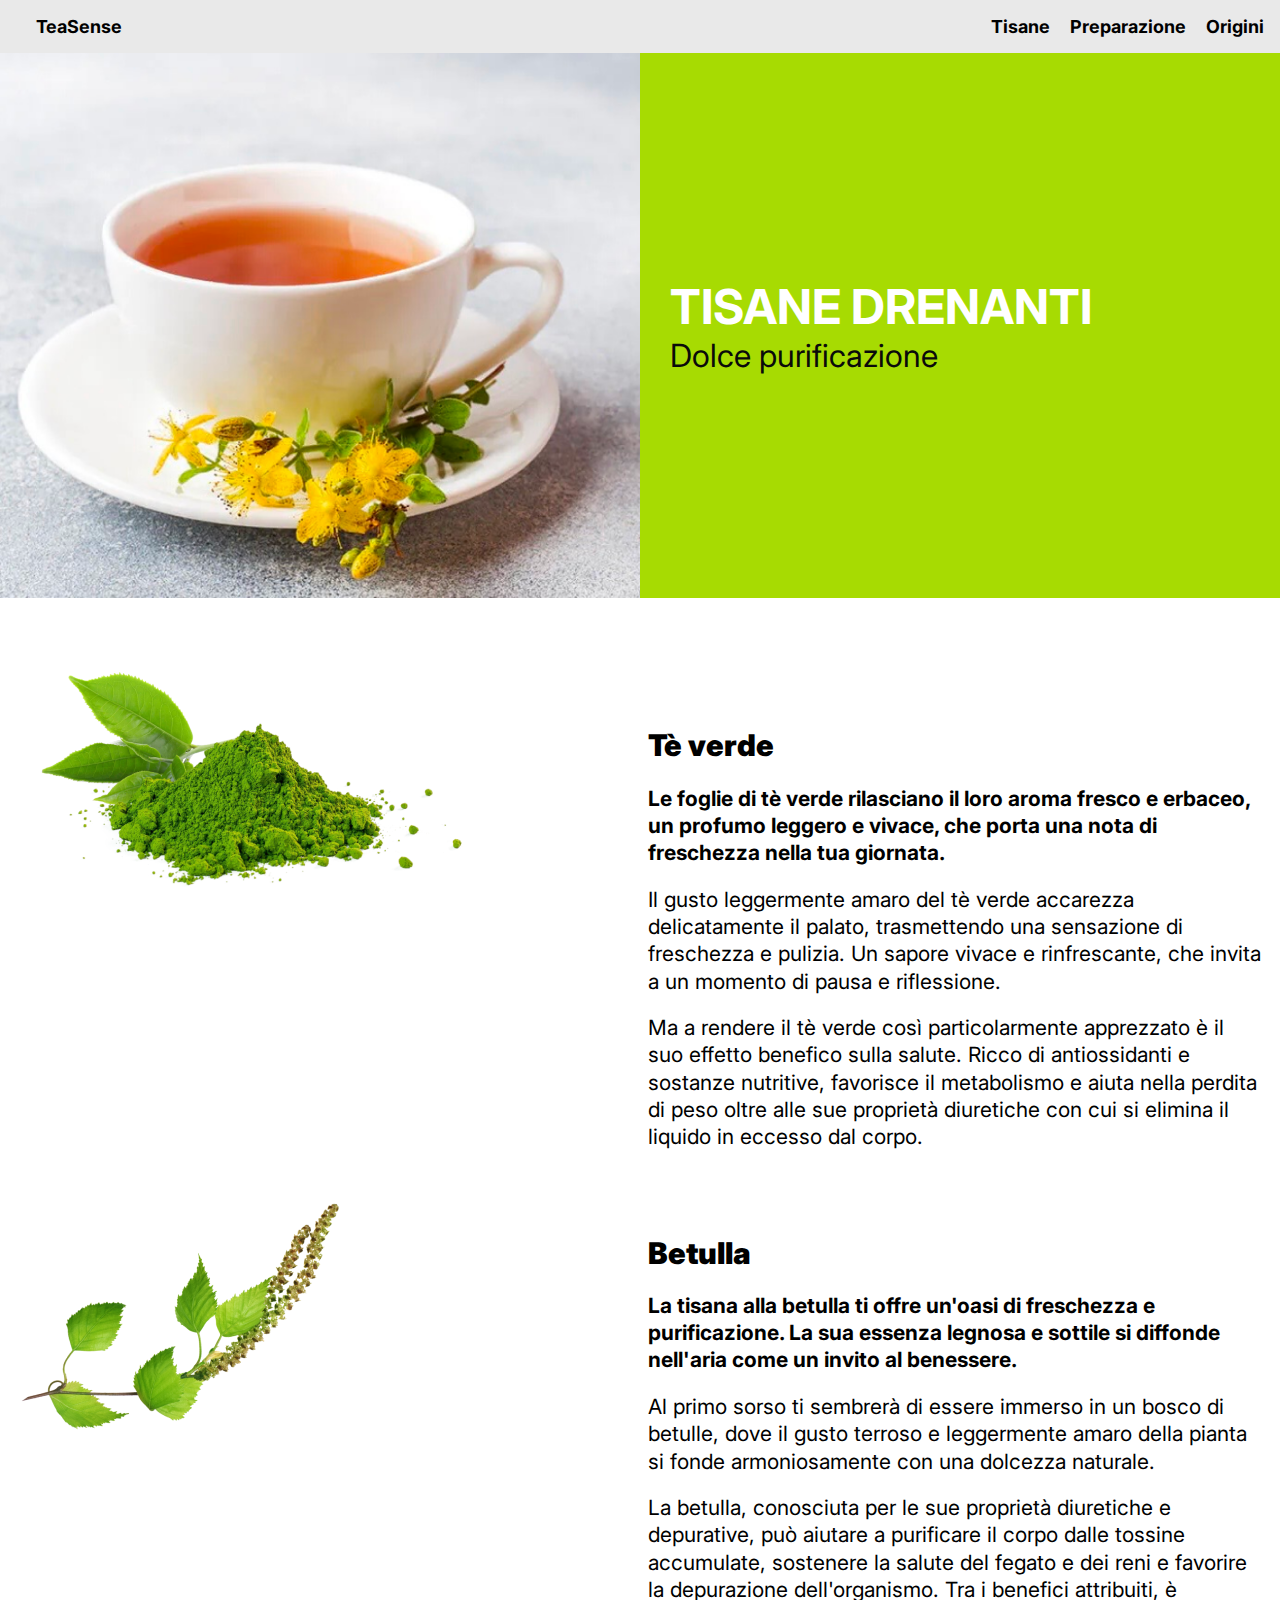
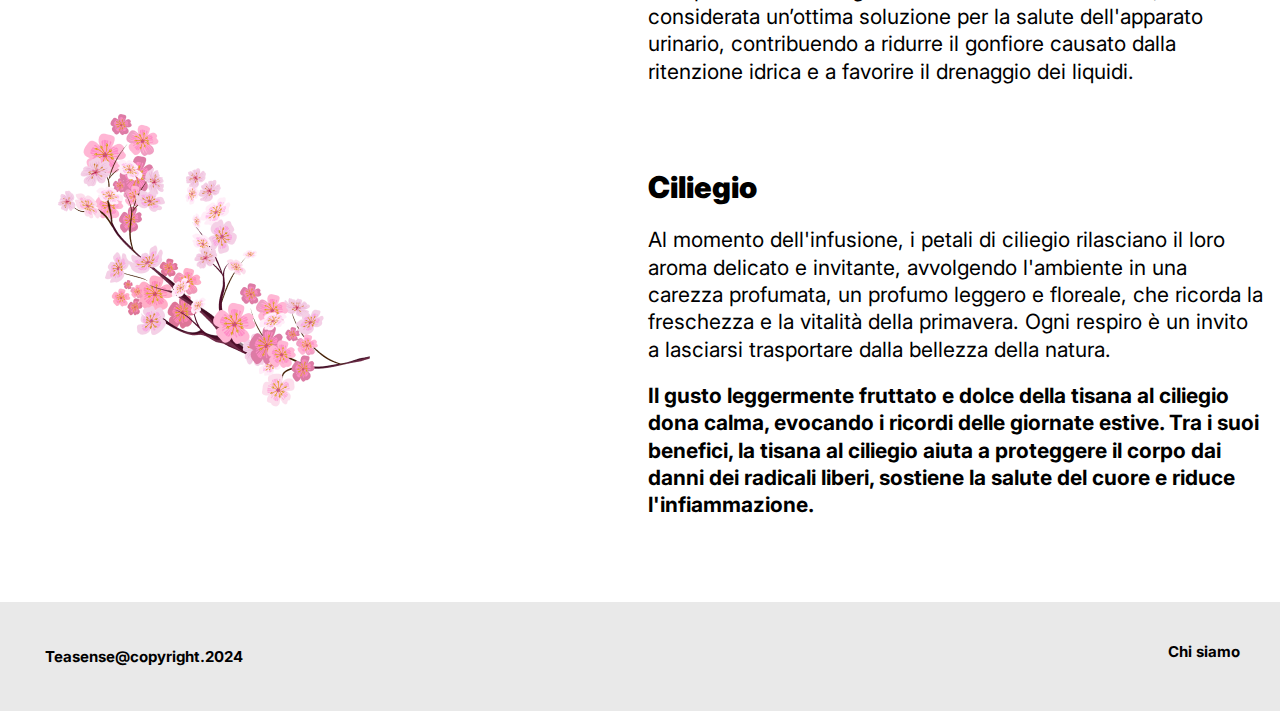
<file: tisanedrenanti.html>
<!DOCTYPE html>
<html lang="en">
<head>
    <meta charset="UTF-8">
    <meta name="viewport" content="width=device-width, initial-scale=1.0">
    <title>Teasense</title>
    <link rel="stylesheet" href="css/style.css">
    <link rel="preconnect" href="https://fonts.googleapis.com">
    <link rel="preconnect" href="https://fonts.gstatic.com" crossorigin>
    <link href="https://fonts.googleapis.com/css2?family=Inter:wght@100..900&display=swap" rel="stylesheet">
</head>
<body>
    <header>
        <p><a href="index.html">TeaSense</a></p>
        <div class="contenitore">
        <div class="off-screen-menu">
            <ul>
                <li><a href="tipologieditisane.html">Tisane</a></li>
                <li><a href="preparazione.html">Preparazione</a></li>
                <li><a href="origini.html">Origini</a></li> 
            </ul>
        </div>
        <nav>
            <div class="ham-menu">
              <span></span>
              <span></span>
              <span></span>
            </div>
          </nav>
        </div>
          </div>
          <script src="burgermenu.js"></script>
    </header>
    <main>
        <section class="hero">
            <img loading="lazy" src="immagini/Immagine 6.png" alt="Immagine 6">
            <div class="green-square">
                <div>
                    <h1>TISANE DRENANTI</h1>
                    <p>Dolce purificazione</p>
                </div>
            </div>
        </section>
        <section class="content">
            <div class="text">
                <img loading="lazy" src="immagini/Immagine 3° gruppo tè verde.png" alt="Immagine di tè verde">
                <div>
                    <h4><strong>Tè verde</strong></h4>
                    <p><strong>Le foglie di tè verde rilasciano il loro aroma fresco e erbaceo, un profumo leggero e vivace, che porta una nota di freschezza nella tua giornata.</strong></p>
                    <p>Il gusto leggermente amaro del tè verde accarezza delicatamente il palato, trasmettendo una sensazione di freschezza e pulizia. Un sapore vivace e rinfrescante, che invita a un momento di pausa e riflessione.</p>
                    <p>Ma a rendere il tè verde così particolarmente apprezzato è il suo effetto benefico sulla salute. Ricco di antiossidanti e sostanze nutritive, favorisce il metabolismo e aiuta nella perdita di peso oltre alle sue proprietà diuretiche con cui si elimina il liquido in eccesso dal corpo.</p>
                </div>
            </div>
            <div class="text">
                <img loading="lazy" src="immagini/Immagine 3° gruppo betulla.png" alt="Immagine di betulla">
                <div>
                    <h4><strong>Betulla</strong></h4>
                    <p><strong>La tisana alla betulla ti offre un'oasi di freschezza e purificazione. La sua essenza legnosa e sottile si diffonde nell'aria come un invito al benessere.</strong></p>
                    <p>Al primo sorso ti sembrerà di essere immerso in un bosco di betulle, dove il gusto terroso e leggermente amaro della pianta si fonde armoniosamente con una dolcezza naturale.</p>
                    <p>La betulla, conosciuta per le sue proprietà diuretiche e depurative, può aiutare a purificare il corpo dalle tossine accumulate, sostenere la salute del fegato e dei reni e favorire la depurazione dell'organismo. Tra i benefici attribuiti, è considerata un’ottima soluzione per la salute dell'apparato urinario, contribuendo a ridurre il gonfiore causato dalla ritenzione idrica e a favorire il drenaggio dei liquidi.</p>
                </div>
            </div>
            <div class="text">
                <img loading="lazy" src="immagini/Immagine 3° gruppo ciliegio.png" alt="Immagine di ciliegio">
                <div>
                    <h4><strong>Ciliegio</strong></h4>
                    <p>Al momento dell'infusione, i petali di ciliegio rilasciano il loro aroma delicato e invitante, avvolgendo l'ambiente in una carezza profumata, un profumo leggero e floreale, che ricorda la freschezza e la vitalità della primavera. Ogni respiro è un invito a lasciarsi trasportare dalla bellezza della natura.</p>
                    <p><strong>Il gusto leggermente fruttato e dolce della tisana al ciliegio dona calma, evocando i ricordi delle giornate estive. Tra i suoi benefici, la tisana al ciliegio aiuta a proteggere il corpo dai danni dei radicali liberi, sostiene la salute del cuore e riduce l'infiammazione.</strong></p>
                </div>
            </div>
        </section>
    </main>
    <footer>
        <p>Teasense@copyright.2024</p>
        <nav>
            <ul>
                <li><a href="chisiamo.html">Chi siamo</a></li>
            </ul>
        </nav>
    </footer>
</body>
</html>
</file>
<file: css/style.css>
body {
    margin: 0;
    background-color: #ffffff;
    font-family: 'Inter', sans-serif;
    font-style: normal;
}

h1, h2, h3, h4, h5, h6, p, ul, ol {
    margin: 0;
    padding: 0;
}

img {
    max-width: 100%;
    display: block;
}

header {
    background-color: #E9E9E9;
    display: flex;
    padding: 16px;
    justify-content: space-between;
    font-size: 18px;
}

header p {
    font-weight: bold;
    padding-left: 20px;
}

header p {
    text-decoration: none;
    color: #000000; 
}

header p:hover {
    text-decoration: underline;
    color: #708628;
}

header nav p {
    color: #000000;
}

header nav p:hover {
    color: #708628;
}



header a {
    text-decoration: none;
    color: #000000; 
}

header a:hover {
    text-decoration: underline;
    color: #708628;
}

header nav a {
    color: #000000;
}

header nav a:hover {
    color: #708628;
}

header .off-screen-menu ul {
    list-style: none;
    font-weight: bold;
    display: flex;
    gap: 20px;
}



.hero {
    background-color: #A7DB02;
    display: grid;
    grid-template-columns: 1fr 1fr;
}

.hero h1 {
    font-size: 48px;
    color: #ffffff;
}

.hero p {
    font-size: 32px;
    font-weight: normal;
    color: #0a0a0a;
}

.green-square {
    padding: 32px 30px;
}

.green-square {
    display: flex;
    align-items: center;
}

.content {
    max-width: 1200px;
    margin: 64px auto;
    padding: 0 16px;
}

.content p {
    line-height: 1.4;
}

.text {
    display: grid;
    grid-template-columns: 1fr 1fr;
    gap: 16px;
  
}

.text p {
    font-size: 21px;
    font-weight: normal;
    margin-bottom: 1.2rem;
    line-height: 1.3;
  
}

.text div {
    grid-column-start: 2;
}

.text h4 {
    margin-top: 4rem;
    margin-bottom: 4rem;
    font-size: 30px;
    margin-bottom: 1.2rem;
    line-height: 1.3;
   
}

.button-container {
    display: flex;
    justify-content: flex-end;
}

.button-link {
    display: inline-block;
    padding: 18px 24px; 
    font-size: 24px; 
    color: white;
    background-color: #A7DB02;
    text-decoration: none;
    border-radius: 30px; 
    margin-right: 170px; 
    margin-top: 70px;
}

.button{
    display: inline-block;
    padding: 18px 24px; 
    font-size: 24px; 
    color: white;
    background-color: #A7DB02;
    text-decoration: none;
    border-radius: 30px; 
    margin-right: 2px; 
    margin-top: 7px;

}

.button:hover{
    background-color: #050505;
}

.button-link:hover {
    background-color: #050505;
}

.tipologie {
    margin-top: 25px;
    display: flex;
    justify-content: space-around; 
    align-items: flex-start; 
}

.tipologia {
    display: flex;
    flex-direction: column; 
    align-items: center; 
    text-align: center;
    
    
}

.tipologia img {
    width: 400px; 
    height: auto; 
    margin-top: 90px;
    
   
    
}

.tipologia ul {
    list-style: none; 
    font-weight: bold;
    padding: 15px; 
    margin-top: 0px; 
    color: #fff; border-radius: 50px;
}

.tipologia ul li a {
    color: white; 
    text-decoration: none; 
}

.fasi {
    max-width: 1200px;
    margin: 64px auto;
    padding: 0 20px;
}

.fasi div {
    display: grid;
    grid-template-columns: 1fr 1fr;
    margin: 64px 0;
    gap: 16px;
}

.fasi h3 {
    font-size: 24px;
    margin-bottom: 1.2rem;
    line-height: 1.3;
    
}

.fasi p {
    font-size: 21px;
    
}

.epoche {
    max-width: 1200px;
    margin: 64px auto;
    padding: 0 20px;
}

.epoche div {
    display: grid;
    grid-template-columns: 1fr 1fr;
    margin: 64px 0;
    gap: 16px;
}

.epoche h3 {
    margin-bottom: 1.4rem;
    font-size: 24px;
    margin-bottom: 1.2rem;
    line-height: 1.3;
}

.epoche p {
    font-size: 21px;
    
}

.avviso {
    border-radius: 20px;
    margin-bottom: 20px;
    border: 2px solid #000;
    padding: 120px;
    border-radius: 15px;
    background-color: #ffffff;
    width: 80%;
    margin: 20px auto;
    

}

.avviso h5 {
    margin-bottom: 1.4rem;
    font-size: 32px;
    color: #000000;
}

.avviso p {
    font-size: 21px;
}

.team {
    margin-top: 60px;
    display: flex;
    justify-content: space-around;
    align-items: flex-start;
    margin-bottom: 70px; 
}

.team1 {
    display: flex;
    flex-direction: column;
    align-items: center;
    text-align: center;
    margin: 10px;
}

.team1 img {
    width: 200px;
    height: auto;
}

.team1 ul {
    list-style: none;
    font-weight: bold;
    padding: 15px;
    margin-top: 2px;
    color: #000000;
    border-radius: 50px;
}

.team1 ul li a {
    color: white;
    text-decoration: none;
}

.team1 ul li a:hover {
    color: black;
}

footer {
    background-color: #E9E9E9;
    display: flex;
    padding: 16px;
    justify-content: space-between;
    font-size: 15px;
    font-weight: bold;
    
}

footer p {
    font-weight: bold;
    padding-left: 20px;
    text-decoration: none;
    color: #000000; 
    padding: 35px;
}

footer nav p {
    color: #000000;
}

footer nav p:hover {
    color: #708628;
}

footer nav ul {
    padding-right: 20px;
    list-style: none;
    display: flex;
    gap: 16px;
    padding: 30px;
}

footer a {
    text-decoration: none;
    color: #000000; 
}

footer a:hover {
    text-decoration: underline;
    color: #708628;
}

footer nav a {
    color: #000000;
}

footer nav a:hover {
    color: #708628;
}

@media screen and (max-width: 600px) {
    header {
        font-size: 17px;
        align-items: center;
    }

    header p {
        padding-left: 15px;
    }

    header nav {
        align-items: flex-end;
    }

    header nav ul {
        gap: 12px;
    }

    header .off-screen-menu ul {
        list-style: none;
        font-weight: bold;
        display: flex;
        gap: 6px;
    }
    .contenitore{
        display: grid;
    }
    
    .off-screen-menu {
        background-color: #E9E9E9;
        max-width: 450px;
        top: 0;
        display: none;
        margin: auto;
        flex-direction: column;
        align-items: center;    
        justify-content: center;
        text-align: center;
        font-size: 3rem;
        position:inherit;
        top: 44px;
        right: 0;
    }
    
    .off-screen-menu.active {
        display: grid;
        align-items: center;
        grid-row: 2;
    }
    
    ul{
        display: flex;
        flex-direction: column;
        list-style-type: none;
        gap: 6px;
        font-size: 16px;
        font-weight: 400;
        text-align: right;
    }
    
    .container{
        display: flex;
        justify-content: space-between;
        flex-direction: column-reverse;
    }
    
    .container .off-screen-menu{
        grid-row: 2;
    } 
    
    nav {
        background-color: #E9E9E9;
        align-self: flex-end;
        margin-top: 12px;
        margin-bottom: 12px;
        display: flex;
        flex-direction:row-reverse;
    }
    
    
    .ham-menu {
        height: 30px;
        width: 30px;
        position: relative;
    }
    
    .ham-menu:hover{
        cursor: pointer;;
    }
    
    .ham-menu span {
        height: 3px;
        width: 70%;
        background-color: #000000;
        position: absolute;
        left: 50%;
        top: 50%;
        transform: translate(-50%, -50%);
        transition: .3s ease;
    }
    
    .ham-menu span:nth-child(1) {
        top: 25%;
    }
    
    .ham-menu span:nth-child(3) {
        top: 75%;
    }
    
    .ham-menu.active span {
        background-color: rgb(0, 0, 0);
    }
    
    .ham-menu.active span:nth-child(1) {
        top: 50%;
        transform: translate(-50%, -50%) rotate(45deg);
    }
    
    .ham-menu.active span:nth-child(2) {
        opacity: 0;
    }
    
    .ham-menu.active span:nth-child(3) {
        top: 50%;
        transform: translate(-50%, -50%) rotate(-45deg);
    }

    .text {
        grid-template-columns: 1fr;
        gap: 16px;
       
       
    
    }

    .text div {
        grid-column-start: 1;
        
    }

    .text p{
        font-size: 16px;
        margin-bottom: 0.5rem;
    }

.fasi p{
    font-size: 16px;
    margin-bottom: 0.5rem;
}

.epoche p{
    font-size: 16px;
    margin-bottom: 0.5rem;
}
    .hero {
        grid-template-columns: 1fr;
    }

    .hero h1 {
        font-size: 30px;
    }

    .hero p {
        font-size: 25px;
    }

    .tipologie {
        flex-direction: column;
        align-items: center;
    }

    .tipologia {
        margin: 20px 0;
    }

    .button-container {
        justify-content: center;
        text-align: center;
        border-radius: 30px; 
    }

    .button-link {
        padding: 10px 30px;
        font-size: 17px;
        margin-right: 70px;
        margin: auto;
        margin-top: 40px;
    }

    .fasi div,
    .epoche div {
        grid-template-columns: 1fr;
        
    }
  .avviso{
    border: 2px solid #000;
    padding: 30px;
    border-radius: 15px;
    background-color: #f9f9f9;
    width: 80%;
    margin: 20px auto;

  }
  }
    .content {
        max-width: 100%;
    }

    footer {
        padding: 10px;
    }

    footer nav {
        flex-direction: column;
        align-items: flex-end;
    }

    footer nav ul {
        flex-direction: column;
        gap: 15px;
    }
</file>
